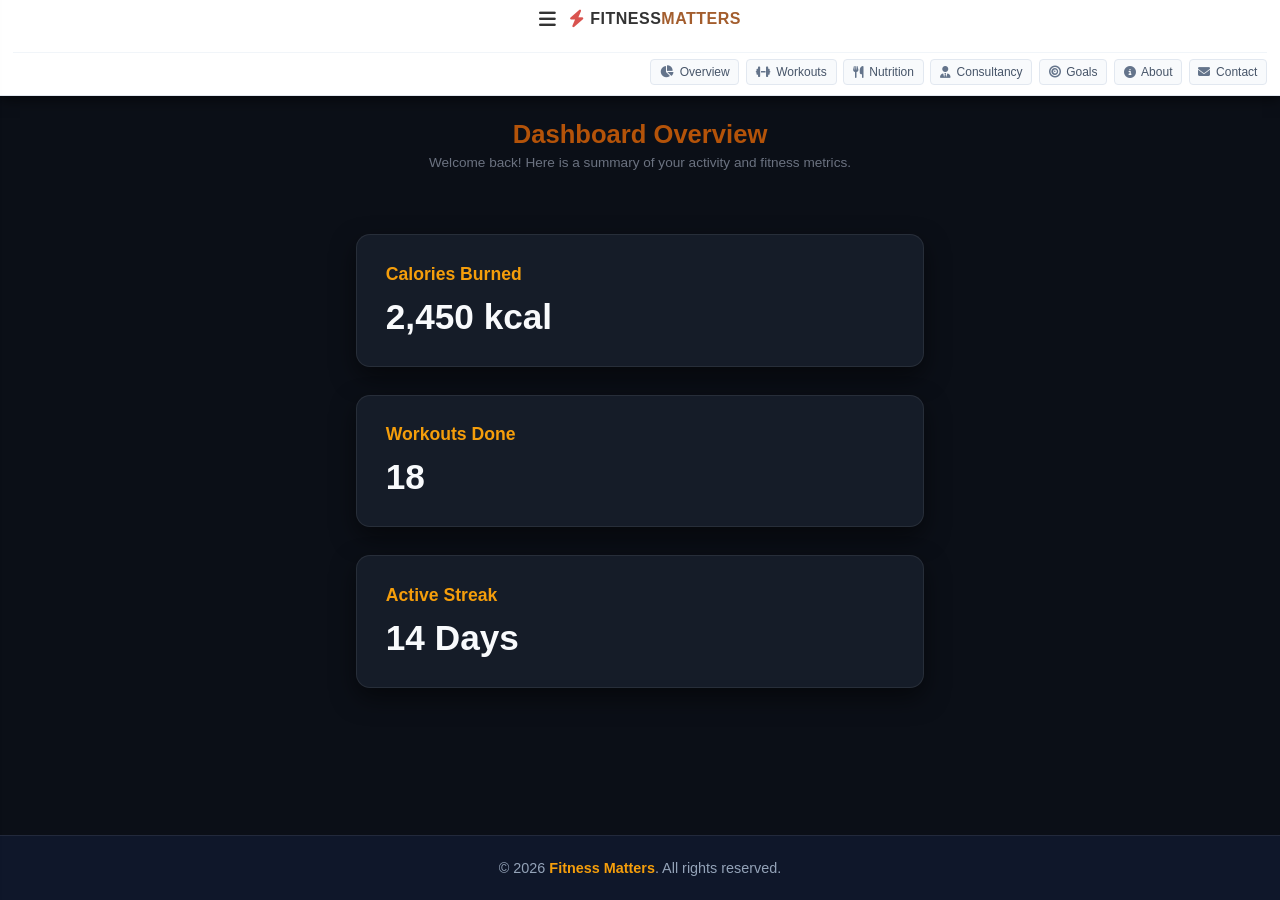
<file: index.html>
<!DOCTYPE html>
<html lang="en">
<head>
  <meta charset="UTF-8" />
  <meta name="viewport" content="width=device-width, initial-scale=1.0" />
  <title>Fitness Matters | Overview</title>
  <link rel="stylesheet" href="https://cdnjs.cloudflare.com/ajax/libs/font-awesome/6.4.0/css/all.min.css" />
  <link rel="stylesheet" href="style.css" />
</head>
<body>

  <!-- NAVBAR -->
<nav class="navbar">
  <div class="nav-header">
    <button class="hamburger-btn" id="hamburgerBtn"><i class="fas fa-bars"></i></button>
    <div class="nav-brand">
      <i class="fas fa-bolt brand-icon"></i>
      <div class="brand-name">FITNESS<span>MATTERS</span></div>
    </div>
  </div>

  <!-- ALL MAIN NAV LINKS (HORIZONTAL NO-WRAP) -->
  <div class="nav-menu">
    <a href="index.html" class="nav-item"><i class="fas fa-chart-pie"></i> Overview</a>
    <a href="workouts.html" class="nav-item"><i class="fas fa-dumbbell"></i> Workouts</a>
    <a href="nutrition.html" class="nav-item"><i class="fas fa-utensils"></i> Nutrition</a>
    <a href="consultancy.html" class="nav-item"><i class="fas fa-user-tie"></i> Consultancy</a>
    <a href="goals.html" class="nav-item"><i class="fas fa-bullseye"></i> Goals</a>
    <a href="about.html" class="nav-item"><i class="fas fa-info-circle"></i> About</a>
    <a href="contact.html" class="nav-item"><i class="fas fa-envelope"></i> Contact</a>
  </div>
</nav>

<!-- SIDEBAR DRAWER -->
<div class="sidebar-overlay" id="sidebarOverlay"></div>
<aside class="sidebar" id="sidebar">
  <div class="sidebar-header">
    <h3>Account</h3>
    <button class="close-btn" id="closeSidebarBtn">&times;</button>
  </div>

  <div class="sidebar-menu">
    <!-- USER PROFILE -->
    <a href="profile.html" class="sidebar-item">
      <div class="user-card" style="display:flex; align-items:center; gap:0.75rem; width:100%;">
        <div class="avatar" id="avatar-initial" style="background:var(--accent-color); color:#fff; width:36px; height:36px; border-radius:50%; display:flex; align-items:center; justify-content:center; font-weight:bold;">FM</div>
        <div class="user-info">
          <h4 id="menu-display-name" style="margin:0; font-size:1rem; color:var(--text-primary);">User Profile</h4>
        </div>
      </div>
    </a>

    <!-- ACCOUNT SETTINGS -->
    <a href="settings.html" class="sidebar-item">
      <i class="fas fa-cog"></i> <span>Account Settings</span>
    </a>

    <!-- NOTIFICATIONS -->
    <a href="notifications.html" class="sidebar-item">
      <i class="fas fa-bell"></i> <span>Notifications</span>
    </a>

    <!-- LIGHT / DARK MODE TOGGLE -->
    <button class="sidebar-item" id="themeToggleBtn" style="background:none; border:none; width:100%; text-align:left; cursor:pointer; color:inherit; font:inherit; display:flex; align-items:center; gap:0.5rem; padding:0.75rem 0;">
      <i class="fas fa-moon"></i> <span id="theme-text">Light Mode</span>
    </button>

    <hr style="border:none; border-top:1px solid var(--border-color); margin:1rem 0;" />

    <!-- LOGOUT -->
    <a href="#" class="sidebar-item logout-link" style="color:#ef4444;">
      <i class="fas fa-sign-out-alt"></i> <span>Logout</span>
    </a>
  </div>
</aside>
  <!-- MAIN DASHBOARD CONTENT -->
  <main class="dashboard-wrapper">
    <div class="page-header">
      <h1>Dashboard Overview</h1>
      <p>Welcome back! Here is a summary of your activity and fitness metrics.</p>
    </div>

    <div class="stats-grid">
      <div class="stat-card">
        <h4>Calories Burned</h4>
        <div class="value">2,450 <span>kcal</span></div>
      </div>
      <div class="stat-card">
        <h4>Workouts Done</h4>
        <div class="value">18</div>
      </div>
      <div class="stat-card">
        <h4>Active Streak</h4>
        <div class="value">14 <span>Days</span></div>
      </div>
    </div>
  </main>

  <footer class="app-footer">
    <p>&copy; 2026 <span>Fitness Matters</span>. All rights reserved.</p>
  </footer>

  <script src="script.js"></script>
</body>
</html>
</file>
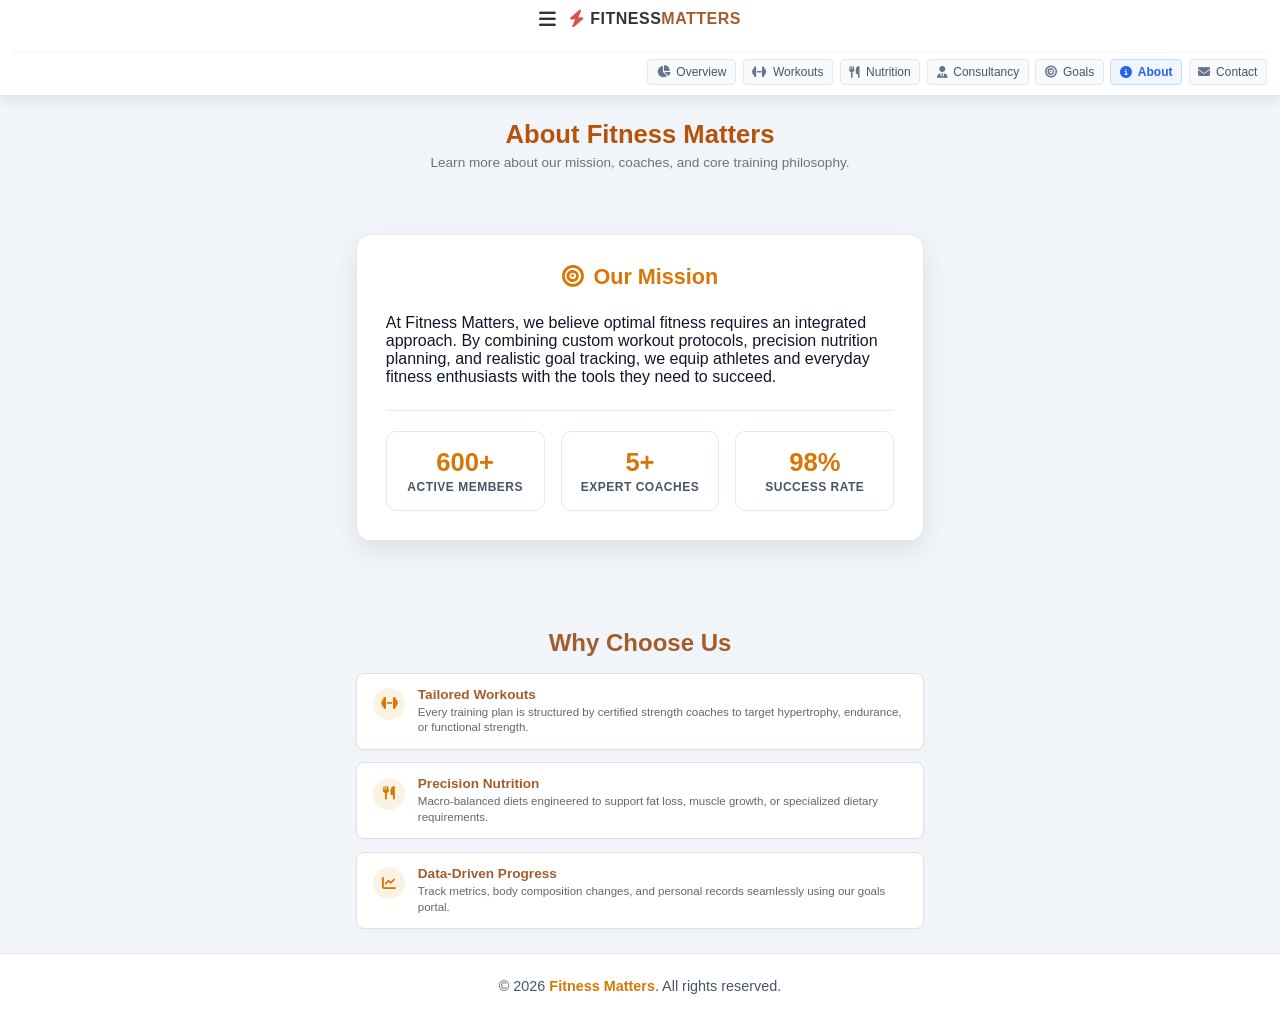
<file: about.html>
<!DOCTYPE html>
<html lang="en">
<head>
  <meta charset="UTF-8">
  <meta name="viewport" content="width=device-width, initial-scale=1.0">
  <title>FitnessMatters | About Us</title>
  <link rel="stylesheet" href="style.css?v=4.0">
  <link rel="stylesheet" href="https://cdnjs.cloudflare.com/ajax/libs/font-awesome/6.4.0/css/all.min.css">
</head>
<body class="light-mode">

  <!-- NAVBAR -->
  <nav class="navbar">
    <div class="nav-header">
      <button class="hamburger-btn" id="sidebarToggle" aria-label="Toggle Navigation"><i class="fas fa-bars"></i></button>
      <div class="nav-brand">
        <i class="fas fa-bolt brand-icon"></i>
        <span class="brand-name">FITNESS<span>MATTERS</span></span>
      </div>
    </div>
    <div class="nav-menu">
      <a href="home.html" class="nav-item"><i class="fas fa-chart-pie"></i> Overview</a>
      <a href="workouts.html" class="nav-item"><i class="fas fa-dumbbell"></i> Workouts</a>
      <a href="nutrition.html" class="nav-item"><i class="fas fa-utensils"></i> Nutrition</a>
      <a href="consultancy.html" class="nav-item"><i class="fas fa-user-tie"></i> Consultancy</a>
      <a href="goals.html" class="nav-item"><i class="fas fa-bullseye"></i> Goals</a>
      <a href="about.html" class="nav-item active"><i class="fas fa-info-circle"></i> About</a>
      <a href="contact.html" class="nav-item"><i class="fas fa-envelope"></i> Contact</a>
    </div>
  </nav>

  <!-- MAIN CONTAINER -->
  <main class="dashboard-wrapper">
    <header class="page-header">
      <h1>About Fitness Matters</h1>
      <p>Learn more about our mission, coaches, and core training philosophy.</p>
    </header>

    <!-- OUR MISSION SECTION -->
    <section class="stat-card mission-card center-aligned-card">
      <h2 class="section-title center-title"><i class="fas fa-bullseye"></i> Our Mission</h2>
      <p class="mission-text">At Fitness Matters, we believe optimal fitness requires an integrated approach. By combining custom workout protocols, precision nutrition planning, and realistic goal tracking, we equip athletes and everyday fitness enthusiasts with the tools they need to succeed.</p>
      
      <!-- STATS GRID (HORIZONTAL 3-IN-A-ROW) -->
      <div class="about-stats-grid">
        <div class="about-stat-box">
          <span class="stat-number">600+</span>
          <span class="stat-label">ACTIVE MEMBERS</span>
        </div>
        <div class="about-stat-box">
          <span class="stat-number">5+</span>
          <span class="stat-label">EXPERT COACHES</span>
        </div>
        <div class="about-stat-box">
          <span class="stat-number">98%</span>
          <span class="stat-label">SUCCESS RATE</span>
        </div>
      </div>
    </section>

    <!-- WHY CHOOSE US SECTION -->
<div class="why-choose-us-container">
  <h2 style="text-align: center; width: 100%; color: #a35d2d; margin-bottom: 1rem;">Why Choose Us</h2>

  <div class="why-choose-list">
    <!-- ITEM 1: TAILORED WORKOUTS -->
    <div class="why-item-card">
      <div class="why-icon-badge">
        <i class="fas fa-dumbbell"></i>
      </div>
      <div class="why-content">
        <h3>Tailored Workouts</h3>
        <p>Every training plan is structured by certified strength coaches to target hypertrophy, endurance, or functional strength.</p>
      </div>
    </div>

    <!-- ITEM 2: PRECISION NUTRITION -->
    <div class="why-item-card">
      <div class="why-icon-badge">
        <i class="fas fa-utensils"></i>
      </div>
      <div class="why-content">
        <h3>Precision Nutrition</h3>
        <p>Macro-balanced diets engineered to support fat loss, muscle growth, or specialized dietary requirements.</p>
      </div>
    </div>

    <!-- ITEM 3: DATA-DRIVEN PROGRESS -->
    <div class="why-item-card">
      <div class="why-icon-badge">
        <i class="fas fa-chart-line"></i>
      </div>
      <div class="why-content">
        <h3>Data-Driven Progress</h3>
        <p>Track metrics, body composition changes, and personal records seamlessly using our goals portal.</p>
      </div>
    </div>
  </div>
</div>    </section>
  </main>

  <footer class="app-footer">
    <p>&copy; 2026 <span>Fitness Matters</span>. All rights reserved.</p>
  </footer>

</body>
</html>
</file>
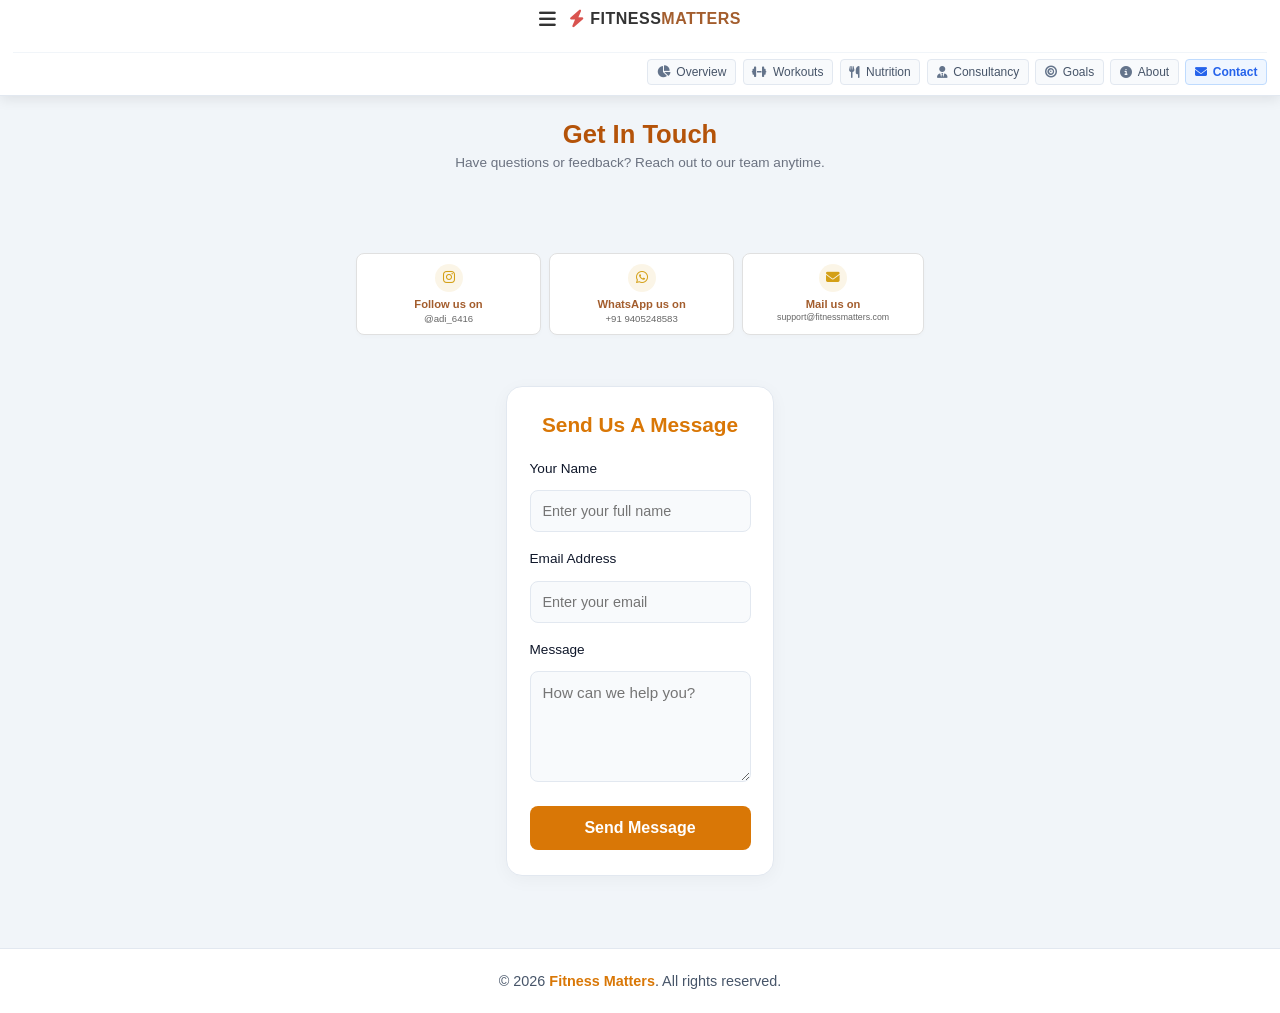
<file: contact.html>
<!DOCTYPE html>
<html lang="en">
<head>
  <meta charset="UTF-8">
  <meta name="viewport" content="width=device-width, initial-scale=1.0">
  <title>FitnessMatters | Contact Us</title>
  <link rel="stylesheet" href="style.css?v=3.0">
  <link rel="stylesheet" href="https://cdnjs.cloudflare.com/ajax/libs/font-awesome/6.4.0/css/all.min.css">
</head>
<body class="light-mode">

  <!-- NAVBAR -->
  <nav class="navbar">
    <div class="nav-header">
      <button class="hamburger-btn" id="sidebarToggle" aria-label="Toggle Navigation"><i class="fas fa-bars"></i></button>
      <div class="nav-brand">
        <i class="fas fa-bolt brand-icon"></i>
        <span class="brand-name">FITNESS<span>MATTERS</span></span>
      </div>
    </div>
    <div class="nav-menu">
      <a href="home.html" class="nav-item"><i class="fas fa-chart-pie"></i> Overview</a>
      <a href="workouts.html" class="nav-item"><i class="fas fa-dumbbell"></i> Workouts</a>
      <a href="nutrition.html" class="nav-item"><i class="fas fa-utensils"></i> Nutrition</a>
      <a href="consultancy.html" class="nav-item"><i class="fas fa-user-tie"></i> Consultancy</a>
      <a href="goals.html" class="nav-item"><i class="fas fa-bullseye"></i> Goals</a>
      <a href="about.html" class="nav-item"><i class="fas fa-info-circle"></i> About</a>
      <a href="contact.html" class="nav-item active"><i class="fas fa-envelope"></i> Contact</a>
    </div>
  </nav>

  <!-- MAIN CONTAINER -->
  <main class="dashboard-wrapper">
    <header class="page-header" style="text-align: center;">
      <h1>Get In Touch</h1>
      <p>Have questions or feedback? Reach out to our team anytime.</p>
    </header>

    <!-- PROFESSIONAL COMPACT HORIZONTAL CONTACT CARDS -->
<div class="contact-cards-wrapper" style="display: flex; flex-direction: row; justify-content: center; gap: 0.5rem; width: 100%; margin: 1.2rem 0; box-sizing: border-box;">
  
  <!-- CARD 1: FOLLOW US -->
  <a href="https://instagram.com/adi_6416" target="_blank" class="contact-card-box" style="flex: 1; min-width: 0; background: #ffffff; border: 1px solid #e0e0e0; border-radius: 8px; padding: 0.6rem 0.3rem; text-align: center; text-decoration: none; box-shadow: 0 2px 4px rgba(0,0,0,0.02); transition: transform 0.2s, border-color 0.2s;">
    <div style="width: 28px; height: 28px; background: rgba(212, 160, 23, 0.1); border-radius: 50%; display: flex; align-items: center; justify-content: center; margin: 0 auto 0.4rem auto;">
      <i class="fab fa-instagram" style="font-size: 0.85rem; color: #d4a017;"></i>
    </div>
    <h4 style="font-size: 0.7rem; font-weight: 600; color: #a35d2d; margin: 0 0 0.2rem 0; white-space: nowrap;">Follow us on</h4>
    <p style="font-size: 0.6rem; color: #666666; margin: 0; white-space: nowrap; overflow: hidden; text-overflow: ellipsis;">@adi_6416</p>
  </a>

  <!-- CARD 2: WHATSAPP US -->
  <a href="https://wa.me/919405248583" target="_blank" class="contact-card-box" style="flex: 1; min-width: 0; background: #ffffff; border: 1px solid #e0e0e0; border-radius: 8px; padding: 0.6rem 0.3rem; text-align: center; text-decoration: none; box-shadow: 0 2px 4px rgba(0,0,0,0.02); transition: transform 0.2s, border-color 0.2s;">
    <div style="width: 28px; height: 28px; background: rgba(212, 160, 23, 0.1); border-radius: 50%; display: flex; align-items: center; justify-content: center; margin: 0 auto 0.4rem auto;">
      <i class="fab fa-whatsapp" style="font-size: 0.85rem; color: #d4a017;"></i>
    </div>
    <h4 style="font-size: 0.7rem; font-weight: 600; color: #a35d2d; margin: 0 0 0.2rem 0; white-space: nowrap;">WhatsApp us on</h4>
    <p style="font-size: 0.6rem; color: #666666; margin: 0; white-space: nowrap; overflow: hidden; text-overflow: ellipsis;">+91 9405248583</p>
  </a>

  <!-- CARD 3: MAIL US -->
  <a href="mailto:support@fitnessmatters.com" class="contact-card-box" style="flex: 1; min-width: 0; background: #ffffff; border: 1px solid #e0e0e0; border-radius: 8px; padding: 0.6rem 0.2rem; text-align: center; text-decoration: none; box-shadow: 0 2px 4px rgba(0,0,0,0.02); transition: transform 0.2s, border-color 0.2s;">
    <div style="width: 28px; height: 28px; background: rgba(212, 160, 23, 0.1); border-radius: 50%; display: flex; align-items: center; justify-content: center; margin: 0 auto 0.4rem auto;">
      <i class="fas fa-envelope" style="font-size: 0.85rem; color: #d4a017;"></i>
    </div>
    <h4 style="font-size: 0.7rem; font-weight: 600; color: #a35d2d; margin: 0 0 0.2rem 0; white-space: nowrap;">Mail us on</h4>
    <p style="font-size: 0.55rem; color: #666666; margin: 0; word-break: break-all; line-height: 1.1;">support@fitnessmatters.com</p>
  </a>

</div>
    <!-- MESSAGE FORM CONTAINER CARD -->
    <div style="max-width: 700px; margin: 0 auto;">
      <article class="plan-card stat-card" style="padding: 2rem;">
        <h2 style="color: var(--accent-gold); font-size: 1.3rem; margin-bottom: 1.5rem; text-align: center;">Send Us A Message</h2>
        <form id="contactForm">
          <div class="form-group" style="margin-bottom: 1.2rem;">
            <label for="userName" style="display: block; margin-bottom: 0.4rem; font-weight: 500;">Your Name</label>
            <input type="text" id="userName" placeholder="Enter your full name" required style="width: 100%; padding: 0.75rem; border: 1px solid var(--border-color); border-radius: 8px; background: var(--bg-card); color: var(--text-primary);">
          </div>
          <div class="form-group" style="margin-bottom: 1.2rem;">
            <label for="userEmail" style="display: block; margin-bottom: 0.4rem; font-weight: 500;">Email Address</label>
            <input type="email" id="userEmail" placeholder="Enter your email" required style="width: 100%; padding: 0.75rem; border: 1px solid var(--border-color); border-radius: 8px; background: var(--bg-card); color: var(--text-primary);">
          </div>
          <div class="form-group" style="margin-bottom: 1.5rem;">
            <label for="userMessage" style="display: block; margin-bottom: 0.4rem; font-weight: 500;">Message</label>
            <textarea id="userMessage" rows="5" placeholder="How can we help you?" required style="width: 100%; padding: 0.75rem; border: 1px solid var(--border-color); border-radius: 8px; background: var(--bg-card); color: var(--text-primary); font-family: inherit; resize: vertical;"></textarea>
          </div>
          <button type="submit" class="buy-btn" style="width: 100%; padding: 0.8rem; font-size: 1rem; cursor: pointer;">Send Message</button>
        </form>
      </article>
    </div>
  </main>

  <footer class="app-footer" style="margin-top: 3rem;">
    <p>&copy; 2026 <span>Fitness Matters</span>. All rights reserved.</p>
  </footer>

</body>
</html>
</file>
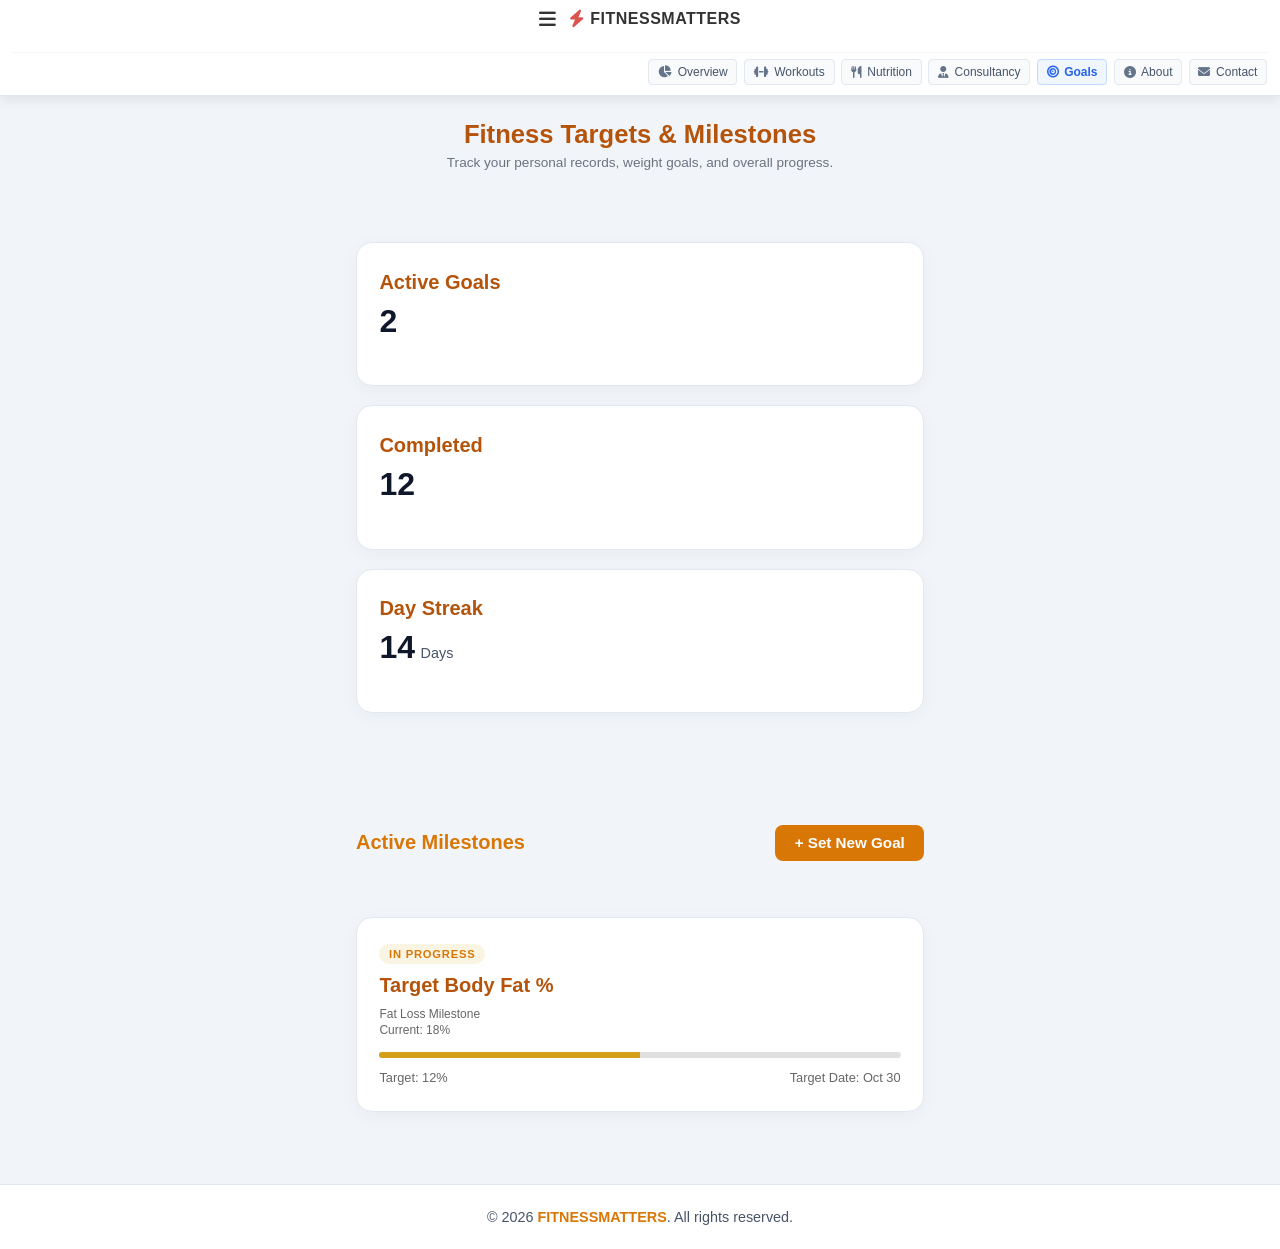
<file: goals.html>
<!DOCTYPE html>
<html lang="en">
<head>
  <meta charset="UTF-8">
  <meta name="viewport" content="width=device-width, initial-scale=1.0">
  <title>FitnessMatters | Goals</title>
  <link rel="stylesheet" href="style.css">
  <link rel="stylesheet" href="https://cdnjs.cloudflare.com/ajax/libs/font-awesome/6.4.0/css/all.min.css">

  <style>
    /* OVERRIDE TO FORCE VISIBLE 2-LINE MOBILE NAVBAR */
    @media (max-width: 1024px) {
      .navbar {
        display: flex !important;
        flex-direction: column !important;
        align-items: stretch !important;
        padding: 0.8rem 1rem !important;
        background: #ffffff !important;
        border-bottom: 1px solid #e0e0e0 !important;
      }

      /* LINE 1: HEADER ROW */
      .nav-header {
        display: flex !important;
        align-items: center !important;
        gap: 0.8rem !important;
        width: 100% !important;
      }

      .hamburger-btn {
        background: transparent !important;
        border: none !important;
        font-size: 1.3rem !important;
        cursor: pointer !important;
        color: #000000 !important;
        padding: 0 !important;
        display: flex !important;
        align-items: center !important;
      }

      .hamburger-btn i {
        color: #000000 !important;
      }

      .nav-brand {
        display: flex !important;
        align-items: center !important;
        gap: 0.5rem !important;
      }

      .nav-brand .brand-icon {
        color: #d9534f !important;
        font-size: 1.2rem !important;
      }

      .nav-brand .brand-name {
        color: #a35d2d !important;
        font-weight: 700 !important;
        font-size: 1.1rem !important;
        letter-spacing: 0.5px !important;
      }

      /* LINE 2: PERMANENT VISIBLE NAV LINKS */
      .nav-menu {
        display: flex !important; /* Forces menu to stay visible, not hidden */
        flex-direction: column !important;
        gap: 0.3rem !important;
        width: 100% !important;
        margin-top: 0.8rem !important;
        padding-top: 0.6rem !important;
        border-top: 1px solid #f0f0f0 !important;
        position: static !important;
        box-shadow: none !important;
      }

      .nav-menu .nav-item {
        text-decoration: none !important;
        color: #a35d2d !important;
        font-weight: 500 !important;
        font-size: 0.9rem !important;
        padding: 0.4rem 0.6rem !important;
        border-radius: 4px !important;
        display: flex !important;
        align-items: center !important;
        gap: 0.6rem !important;
        width: 100% !important;
      }

      .nav-menu .nav-item.active,
      .nav-menu .nav-item:hover {
        background: rgba(212, 160, 23, 0.12) !important;
        color: #d4a017 !important;
      }
    }
  </style>
</head>
<body class="light-mode">

  <!-- NAVBAR WITH ALWAYS-VISIBLE SECOND LINE -->
  <nav class="navbar">
    <!-- LINE 1: TOGGLE & LOGO -->
    <div class="nav-header">
      <button class="hamburger-btn" aria-label="Toggle Navigation">
        <i class="fas fa-bars"></i>
      </button>
      <div class="nav-brand">
        <i class="fas fa-bolt brand-icon"></i>
        <span class="brand-name">FITNESSMATTERS</span>
      </div>
    </div>

    <!-- LINE 2: NAV LINKS -->
    <div class="nav-menu">
      <a href="home.html" class="nav-item"><i class="fas fa-chart-pie"></i> Overview</a>
      <a href="workouts.html" class="nav-item"><i class="fas fa-dumbbell"></i> Workouts</a>
      <a href="nutrition.html" class="nav-item"><i class="fas fa-utensils"></i> Nutrition</a>
      <a href="consultancy.html" class="nav-item"><i class="fas fa-user-tie"></i> Consultancy</a>
      <a href="goals.html" class="nav-item active"><i class="fas fa-bullseye"></i> Goals</a>
      <a href="about.html" class="nav-item"><i class="fas fa-info-circle"></i> About</a>
      <a href="contact.html" class="nav-item"><i class="fas fa-envelope"></i> Contact</a>
    </div>
  </nav>

  <!-- DASHBOARD CONTENT -->
  <main class="dashboard-wrapper">
    <header class="page-header">
      <h1>Fitness Targets & Milestones</h1>
      <p>Track your personal records, weight goals, and overall progress.</p>
    </header>

    <div class="plans-grid">
      <article class="plan-card stat-card">
        <h3>Active Goals</h3>
        <div class="plan-price">
          <span class="price-amount" style="font-size: 2rem;">2</span>
        </div>
      </article>

      <article class="plan-card stat-card">
        <h3>Completed</h3>
        <div class="plan-price">
          <span class="price-amount" style="font-size: 2rem;">12</span>
        </div>
      </article>

      <article class="plan-card stat-card">
        <h3>Day Streak</h3>
        <div class="plan-price">
          <span class="price-amount" style="font-size: 2rem;">14</span>
          <span class="price-period"> Days</span>
        </div>
      </article>
    </div>

    <!-- ACTIVE MILESTONES -->
    <div style="display: flex; justify-content: space-between; align-items: center; margin: 2rem 0 1rem 0;">
      <h2 style="color: var(--accent-gold, #d4a017); font-size: 1.25rem;">Active Milestones</h2>
      <button class="buy-btn" style="width: auto; padding: 0.6rem 1.2rem;">+ Set New Goal</button>
    </div>

    <div class="plans-grid">
      <article class="plan-card stat-card">
        <span class="badge" style="background: rgba(212, 160, 23, 0.15); color: #d4a017; padding: 0.2rem 0.6rem; border-radius: 4px; font-size: 0.75rem; width: fit-content; margin-bottom: 0.5rem; display: inline-block;">In Progress</span>
        <h3>Target Body Fat %</h3>
        <p>Fat Loss Milestone<br>Current: 18%</p>
        <div style="background: #e0e0e0; height: 6px; border-radius: 3px; overflow: hidden; margin-bottom: 0.75rem;">
          <div style="width: 50%; background: #d4a017; height: 100%;"></div>
        </div>
        <div style="display: flex; justify-content: space-between; font-size: 0.8rem; color: #666666;">
          <span>Target: 12%</span>
          <span>Target Date: Oct 30</span>
        </div>
      </article>
    </div>
  </main>

  <footer class="app-footer">
    <p>&copy; 2026 <span>FITNESSMATTERS</span>. All rights reserved.</p>
  </footer>

</body>
</html>
</file>
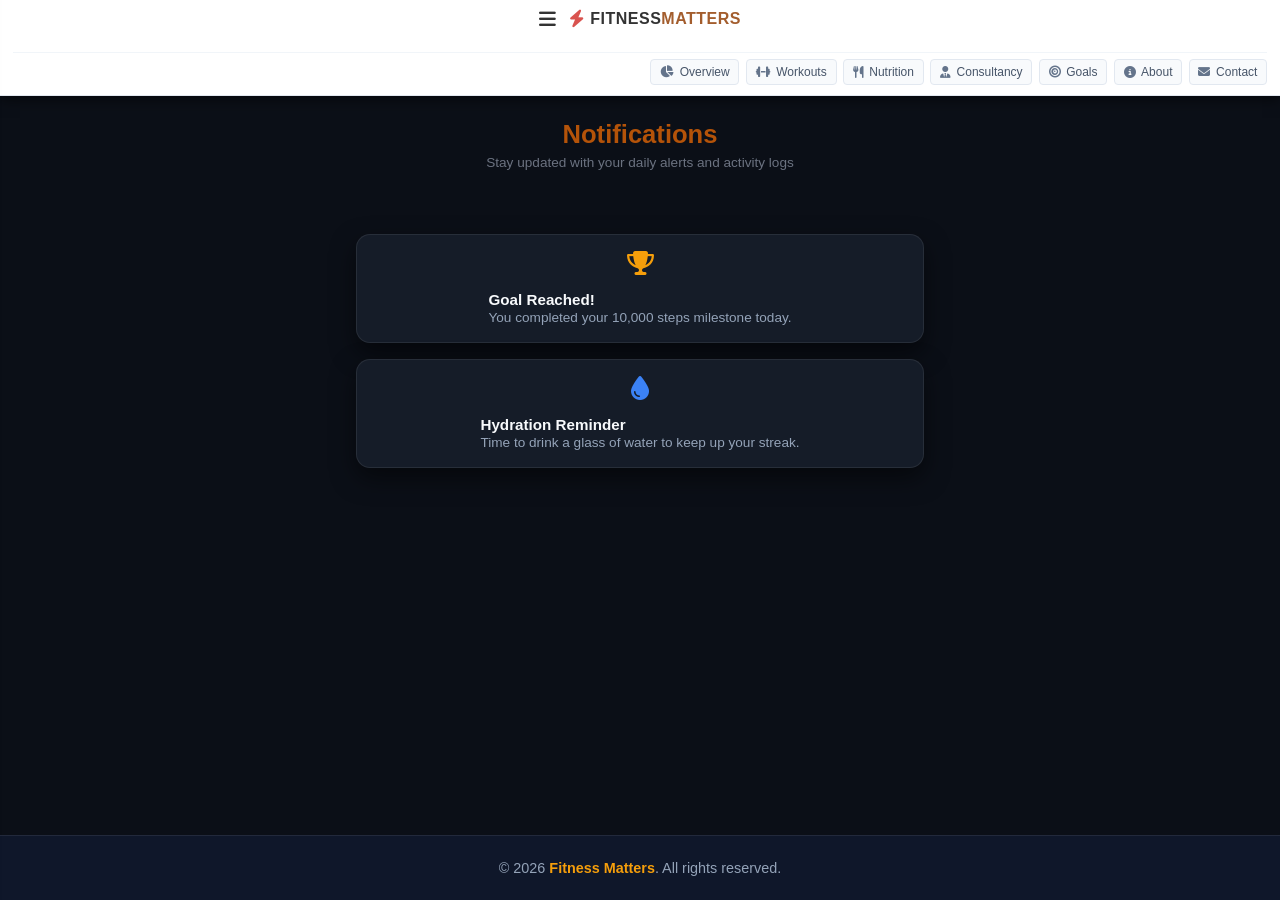
<file: notifications.html>
<!DOCTYPE html>
<html lang="en">
<head>
  <meta charset="UTF-8" />
  <meta name="viewport" content="width=device-width, initial-scale=1.0" />
  <title>Fitness Matters | Notifications</title>
  <link rel="stylesheet" href="https://cdnjs.cloudflare.com/ajax/libs/font-awesome/6.4.0/css/all.min.css" />
  <link rel="stylesheet" href="style.css" />
</head>
<body>

  <!-- NAVBAR -->
  <nav class="navbar">
    <div class="nav-header">
      <button class="hamburger-btn" id="hamburgerBtn"><i class="fas fa-bars"></i></button>
      <div class="nav-brand">
        <i class="fas fa-bolt brand-icon"></i>
        <div class="brand-name">FITNESS<span>MATTERS</span></div>
      </div>
    </div>

    <!-- HORIZONTAL SCROLLABLE NAV -->
    <div class="nav-menu">
      <a href="index.html" class="nav-item"><i class="fas fa-chart-pie"></i> Overview</a>
      <a href="workouts.html" class="nav-item"><i class="fas fa-dumbbell"></i> Workouts</a>
      <a href="nutrition.html" class="nav-item"><i class="fas fa-utensils"></i> Nutrition</a>
      <a href="consultancy.html" class="nav-item"><i class="fas fa-user-tie"></i> Consultancy</a>
      <a href="goals.html" class="nav-item"><i class="fas fa-bullseye"></i> Goals</a>
      <a href="about.html" class="nav-item"><i class="fas fa-info-circle"></i> About</a>
      <a href="contact.html" class="nav-item"><i class="fas fa-envelope"></i> Contact</a>
    </div>
  </nav>

  <!-- SIDEBAR DRAWER -->
  <div class="sidebar-overlay" id="sidebarOverlay"></div>
  <aside class="sidebar" id="sidebar">
    <div class="sidebar-header">
      <h3>Account</h3>
      <button class="close-btn" id="closeSidebarBtn">&times;</button>
    </div>

    <div class="sidebar-menu">
      <!-- USER PROFILE -->
      <a href="profile.html" class="sidebar-item">
        <div class="user-card" style="display:flex; align-items:center; gap:0.75rem; width:100%;">
          <div class="avatar" id="avatar-initial" style="background:var(--accent-color); color:#fff; width:36px; height:36px; border-radius:50%; display:flex; align-items:center; justify-content:center; font-weight:bold;">FM</div>
          <div class="user-info">
            <h4 id="menu-display-name" style="margin:0; font-size:1rem; color:var(--text-primary);">Aditya Profile</h4>
          </div>
        </div>
      </a>

      <!-- ACCOUNT SETTINGS -->
      <a href="settings.html" class="sidebar-item">
        <i class="fas fa-cog"></i> <span>Account Settings</span>
      </a>

      <!-- NOTIFICATIONS -->
      <a href="notifications.html" class="sidebar-item">
        <i class="fas fa-bell"></i> <span>Notifications</span>
      </a>

      <!-- LIGHT / DARK MODE TOGGLE -->
      <button class="sidebar-item" id="themeToggleBtn" style="background:none; border:none; width:100%; text-align:left; cursor:pointer; color:inherit; font:inherit; display:flex; align-items:center; gap:0.75rem; padding:0.75rem 0;">
        <i class="fas fa-moon"></i> <span id="theme-text">Light Mode</span>
      </button>

      <hr style="border:none; border-top:1px solid var(--border-color); margin:1rem 0;" />

      <!-- LOGOUT -->
      <a href="#" class="sidebar-item logout-link" style="color:#ef4444;">
        <i class="fas fa-sign-out-alt"></i> <span>Logout</span>
      </a>
    </div>
  </aside>

  <!-- MAIN NOTIFICATIONS CONTENT -->
  <main class="dashboard-wrapper" style="max-width: 700px; margin: 1.5rem auto; padding: 0 1rem;">
    <div class="page-header" style="text-align: left; margin-bottom: 1.5rem;">
      <h1 style="color: var(--accent-color); font-size: 2rem; margin-bottom: 0.25rem;">Notifications</h1>
      <p style="color: var(--text-secondary); margin: 0; font-size: 0.9rem;">Stay updated with your daily alerts and activity logs</p>
    </div>

    <div style="display: flex; flex-direction: column; gap: 1rem;">
      <div class="stat-card" style="padding: 1rem 1.25rem; text-align: left; display: flex; align-items: center; gap: 1rem;">
        <i class="fas fa-trophy" style="font-size: 1.5rem; color: var(--accent-color);"></i>
        <div>
          <strong style="display: block; color: var(--text-primary); font-size: 0.95rem;">Goal Reached!</strong>
          <span style="color: var(--text-secondary); font-size: 0.85rem;">You completed your 10,000 steps milestone today.</span>
        </div>
      </div>

      <div class="stat-card" style="padding: 1rem 1.25rem; text-align: left; display: flex; align-items: center; gap: 1rem;">
        <i class="fas fa-tint" style="font-size: 1.5rem; color: #3b82f6;"></i>
        <div>
          <strong style="display: block; color: var(--text-primary); font-size: 0.95rem;">Hydration Reminder</strong>
          <span style="color: var(--text-secondary); font-size: 0.85rem;">Time to drink a glass of water to keep up your streak.</span>
        </div>
      </div>
    </div>
  </main>

  <footer class="app-footer">
    <p>&copy; 2026 <span>Fitness Matters</span>. All rights reserved.</p>
  </footer>

  <script src="script.js"></script>
</body>
</html>
</file>
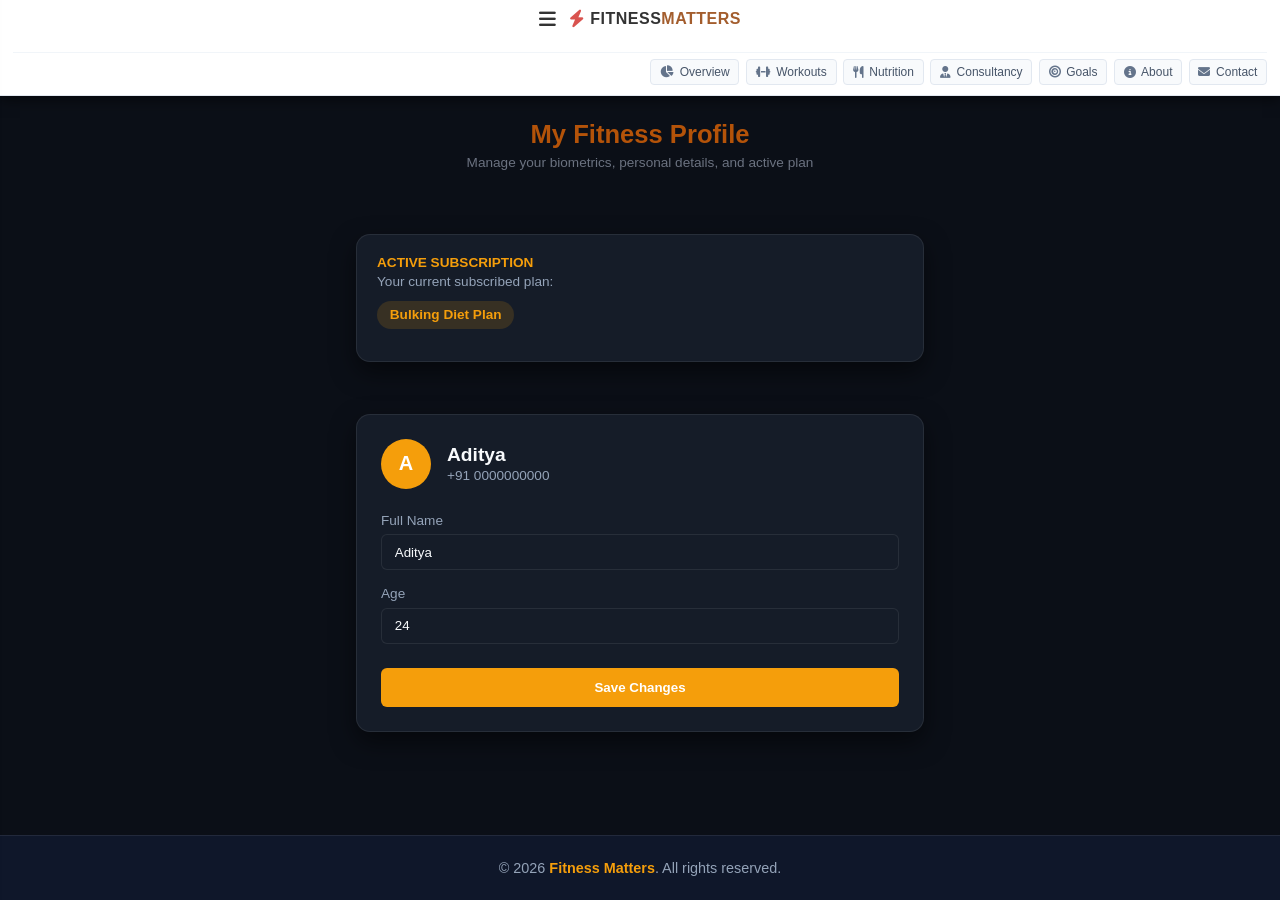
<file: profile.html>
<!DOCTYPE html>
<html lang="en">
<head>
  <meta charset="UTF-8" />
  <meta name="viewport" content="width=device-width, initial-scale=1.0" />
  <title>Fitness Matters | My Profile</title>
  <link rel="stylesheet" href="https://cdnjs.cloudflare.com/ajax/libs/font-awesome/6.4.0/css/all.min.css" />
  <link rel="stylesheet" href="style.css" />
</head>
<body>

  <!-- NAVBAR -->
  <nav class="navbar">
    <div class="nav-header">
      <button class="hamburger-btn" id="hamburgerBtn"><i class="fas fa-bars"></i></button>
      <div class="nav-brand">
        <i class="fas fa-bolt brand-icon"></i>
        <div class="brand-name">FITNESS<span>MATTERS</span></div>
      </div>
    </div>

    <!-- HORIZONTAL SCROLLABLE NAV -->
    <div class="nav-menu">
      <a href="index.html" class="nav-item"><i class="fas fa-chart-pie"></i> Overview</a>
      <a href="workouts.html" class="nav-item"><i class="fas fa-dumbbell"></i> Workouts</a>
      <a href="nutrition.html" class="nav-item"><i class="fas fa-utensils"></i> Nutrition</a>
      <a href="consultancy.html" class="nav-item"><i class="fas fa-user-tie"></i> Consultancy</a>
      <a href="goals.html" class="nav-item"><i class="fas fa-bullseye"></i> Goals</a>
      <a href="about.html" class="nav-item"><i class="fas fa-info-circle"></i> About</a>
      <a href="contact.html" class="nav-item"><i class="fas fa-envelope"></i> Contact</a>
    </div>
  </nav>

  <!-- SIDEBAR DRAWER -->
  <div class="sidebar-overlay" id="sidebarOverlay"></div>
  <aside class="sidebar" id="sidebar">
    <div class="sidebar-header">
      <h3>Account</h3>
      <button class="close-btn" id="closeSidebarBtn">&times;</button>
    </div>

    <div class="sidebar-menu">
      <!-- USER PROFILE -->
      <a href="profile.html" class="sidebar-item">
        <div class="user-card" style="display:flex; align-items:center; gap:0.75rem; width:100%;">
          <div class="avatar" id="avatar-initial" style="background:var(--accent-color); color:#fff; width:36px; height:36px; border-radius:50%; display:flex; align-items:center; justify-content:center; font-weight:bold;">FM</div>
          <div class="user-info">
            <h4 id="menu-display-name" style="margin:0; font-size:1rem; color:var(--text-primary);">Aditya Profile</h4>
          </div>
        </div>
      </a>

      <!-- ACCOUNT SETTINGS -->
      <a href="settings.html" class="sidebar-item">
        <i class="fas fa-cog"></i> <span>Account Settings</span>
      </a>

      <!-- NOTIFICATIONS -->
      <a href="notifications.html" class="sidebar-item">
        <i class="fas fa-bell"></i> <span>Notifications</span>
      </a>

      <!-- LIGHT / DARK MODE TOGGLE -->
      <button class="sidebar-item" id="themeToggleBtn" style="background:none; border:none; width:100%; text-align:left; cursor:pointer; color:inherit; font:inherit; display:flex; align-items:center; gap:0.75rem; padding:0.75rem 0;">
        <i class="fas fa-moon"></i> <span id="theme-text">Light Mode</span>
      </button>

      <hr style="border:none; border-top:1px solid var(--border-color); margin:1rem 0;" />

      <!-- LOGOUT -->
      <a href="#" class="sidebar-item logout-link" style="color:#ef4444;">
        <i class="fas fa-sign-out-alt"></i> <span>Logout</span>
      </a>
    </div>
  </aside>

  <!-- MAIN PROFILE CONTENT -->
  <main class="dashboard-wrapper" style="max-width: 700px; margin: 1.5rem auto; padding: 0 1rem;">
    <div class="page-header" style="text-align: left; margin-bottom: 1.5rem;">
      <h1 style="color: var(--accent-color); font-size: 2rem; margin-bottom: 0.25rem;">My Fitness Profile</h1>
      <p style="color: var(--text-secondary); margin: 0; font-size: 0.9rem;">Manage your biometrics, personal details, and active plan</p>
    </div>

    <!-- ACTIVE SUBSCRIPTION CARD -->
    <div class="stat-card" style="padding: 1.25rem; text-align: left; margin-bottom: 1.25rem;">
      <span style="color: var(--accent-color); font-weight: bold; font-size: 0.85rem; text-transform: uppercase;">Active Subscription</span>
      <p style="color: var(--text-secondary); margin: 0.25rem 0 0.75rem 0; font-size: 0.85rem;">Your current subscribed plan:</p>
      <span class="badge" style="background: rgba(217,119,6,0.15); color: var(--accent-color); padding: 0.4rem 0.8rem; border-radius: 20px; font-weight: 600; font-size: 0.85rem; display: inline-block;">Bulking Diet Plan</span>
    </div>

    <!-- PROFILE DETAILS CARD -->
    <div class="stat-card" style="padding: 1.5rem; text-align: left;">
      <div style="display: flex; align-items: center; gap: 1rem; margin-bottom: 1.5rem;">
        <div style="background: var(--accent-color); color: #fff; width: 50px; height: 50px; border-radius: 50%; display: flex; align-items: center; justify-content: center; font-size: 1.25rem; font-weight: bold;">A</div>
        <div>
          <h3 style="margin: 0; color: var(--text-primary); font-size: 1.2rem;">Aditya</h3>
          <span style="color: var(--text-secondary); font-size: 0.85rem;">+91 0000000000</span>
        </div>
      </div>

      <form style="display: flex; flex-direction: column; gap: 1rem;">
        <div>
          <label style="display: block; color: var(--text-secondary); font-size: 0.85rem; margin-bottom: 0.4rem;">Full Name</label>
          <input type="text" value="Aditya" style="width: 100%; padding: 0.6rem 0.8rem; border-radius: 6px; border: 1px solid var(--border-color); background: var(--card-bg); color: var(--text-primary); box-sizing: border-box;" />
        </div>

        <div>
          <label style="display: block; color: var(--text-secondary); font-size: 0.85rem; margin-bottom: 0.4rem;">Age</label>
          <input type="number" value="24" style="width: 100%; padding: 0.6rem 0.8rem; border-radius: 6px; border: 1px solid var(--border-color); background: var(--card-bg); color: var(--text-primary); box-sizing: border-box;" />
        </div>

        <button type="button" class="btn" style="background: var(--accent-color); color: #fff; border: none; padding: 0.75rem; border-radius: 6px; font-weight: bold; cursor: pointer; margin-top: 0.5rem;">Save Changes</button>
      </form>
    </div>
  </main>

  <footer class="app-footer">
    <p>&copy; 2026 <span>Fitness Matters</span>. All rights reserved.</p>
  </footer>

  <script src="script.js"></script>
</body>
</html>
</file>
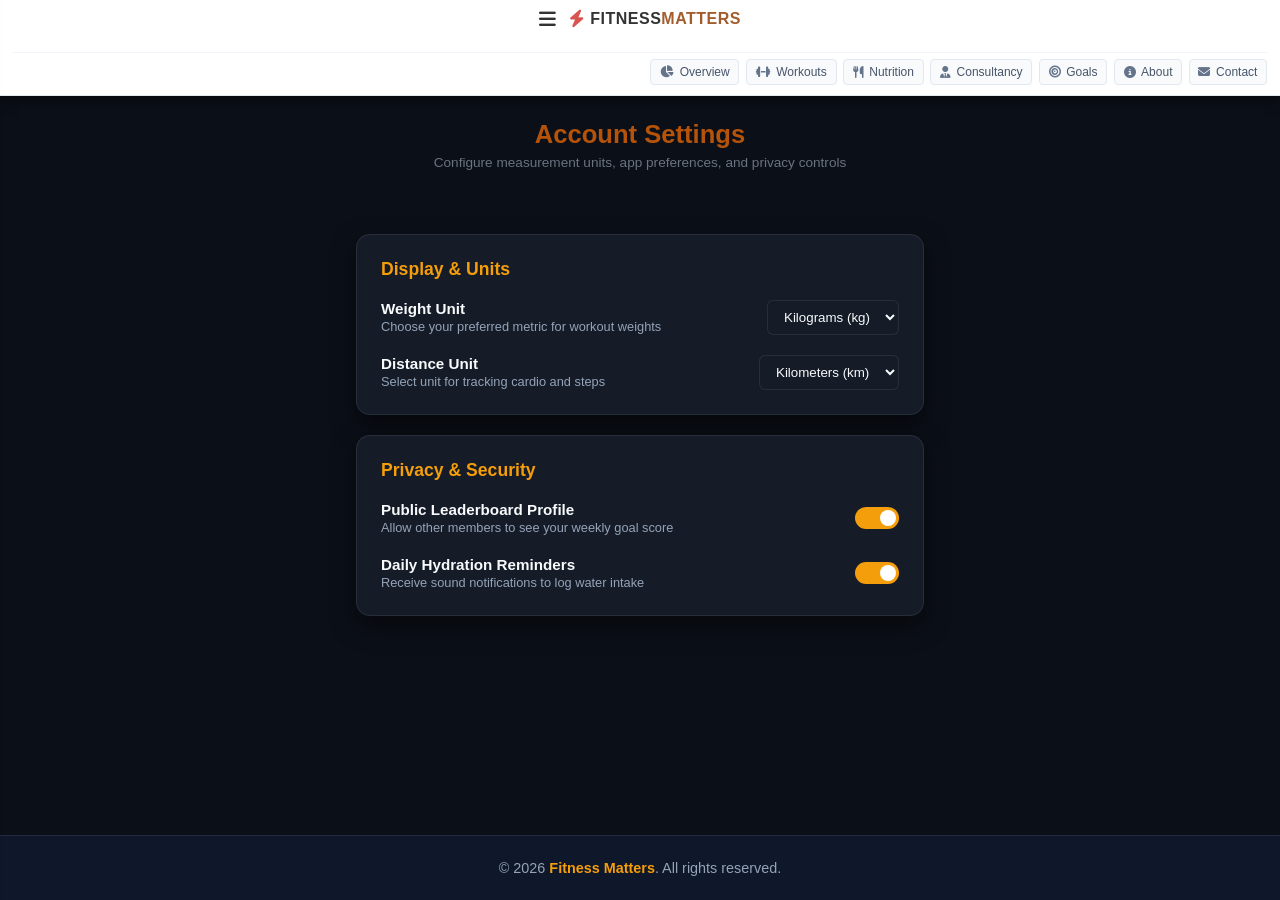
<file: settings.html>
<!DOCTYPE html>
<html lang="en">
<head>
  <meta charset="UTF-8" />
  <meta name="viewport" content="width=device-width, initial-scale=1.0" />
  <title>Fitness Matters | Account Settings</title>
  <link rel="stylesheet" href="https://cdnjs.cloudflare.com/ajax/libs/font-awesome/6.4.0/css/all.min.css" />
  <link rel="stylesheet" href="style.css" />
</head>
<body>

  <!-- NAVBAR -->
  <nav class="navbar">
    <div class="nav-header">
      <button class="hamburger-btn" id="hamburgerBtn"><i class="fas fa-bars"></i></button>
      <div class="nav-brand">
        <i class="fas fa-bolt brand-icon"></i>
        <div class="brand-name">FITNESS<span>MATTERS</span></div>
      </div>
    </div>

    <!-- HORIZONTAL SCROLLABLE NAV (NO WRAPPING) -->
    <div class="nav-menu">
      <a href="index.html" class="nav-item"><i class="fas fa-chart-pie"></i> Overview</a>
      <a href="workouts.html" class="nav-item"><i class="fas fa-dumbbell"></i> Workouts</a>
      <a href="nutrition.html" class="nav-item"><i class="fas fa-utensils"></i> Nutrition</a>
      <a href="consultancy.html" class="nav-item"><i class="fas fa-user-tie"></i> Consultancy</a>
      <a href="goals.html" class="nav-item"><i class="fas fa-bullseye"></i> Goals</a>
      <a href="about.html" class="nav-item"><i class="fas fa-info-circle"></i> About</a>
      <a href="contact.html" class="nav-item"><i class="fas fa-envelope"></i> Contact</a>
    </div>
  </nav>

  <!-- SIDEBAR DRAWER -->
  <div class="sidebar-overlay" id="sidebarOverlay"></div>
  <aside class="sidebar" id="sidebar">
    <div class="sidebar-header">
      <h3>Account</h3>
      <button class="close-btn" id="closeSidebarBtn">&times;</button>
    </div>

    <div class="sidebar-menu">
      <!-- USER PROFILE -->
      <a href="profile.html" class="sidebar-item">
        <div class="user-card" style="display:flex; align-items:center; gap:0.75rem; width:100%;">
          <div class="avatar" id="avatar-initial" style="background:var(--accent-color); color:#fff; width:36px; height:36px; border-radius:50%; display:flex; align-items:center; justify-content:center; font-weight:bold;">FM</div>
          <div class="user-info">
            <h4 id="menu-display-name" style="margin:0; font-size:1rem; color:var(--text-primary);">Aditya Profile</h4>
          </div>
        </div>
      </a>

      <!-- ACCOUNT SETTINGS -->
      <a href="settings.html" class="sidebar-item">
        <i class="fas fa-cog"></i> <span>Account Settings</span>
      </a>

      <!-- NOTIFICATIONS -->
      <a href="notifications.html" class="sidebar-item">
        <i class="fas fa-bell"></i> <span>Notifications</span>
      </a>

      <!-- LIGHT / DARK MODE TOGGLE -->
      <button class="sidebar-item" id="themeToggleBtn" style="background:none; border:none; width:100%; text-align:left; cursor:pointer; color:inherit; font:inherit; display:flex; align-items:center; gap:0.75rem; padding:0.75rem 0;">
        <i class="fas fa-moon"></i> <span id="theme-text">Light Mode</span>
      </button>

      <hr style="border:none; border-top:1px solid var(--border-color); margin:1rem 0;" />

      <!-- LOGOUT -->
      <a href="#" class="sidebar-item logout-link" style="color:#ef4444;">
        <i class="fas fa-sign-out-alt"></i> <span>Logout</span>
      </a>
    </div>
  </aside>

  <!-- MAIN CONTENT -->
  <main class="dashboard-wrapper" style="max-width: 700px; margin: 1.5rem auto; padding: 0 1rem;">
    <div class="page-header" style="text-align: left; margin-bottom: 1.5rem;">
      <h1 style="color: var(--accent-color); font-size: 2rem; margin-bottom: 0.25rem;">Account Settings</h1>
      <p style="color: var(--text-secondary); margin: 0; font-size: 0.9rem;">Configure measurement units, app preferences, and privacy controls</p>
    </div>

    <div style="display: flex; flex-direction: column; gap: 1.25rem;">
      
      <!-- CARD 1: DISPLAY & UNITS -->
      <div class="stat-card" style="text-align: left; padding: 1.5rem;">
        <h3 style="color: var(--accent-color); margin-top: 0; margin-bottom: 1.25rem; font-size: 1.1rem;">Display & Units</h3>
        
        <div style="display: flex; justify-content: space-between; align-items: center; margin-bottom: 1.25rem; gap: 1rem;">
          <div>
            <strong style="display: block; color: var(--text-primary); font-size: 0.95rem;">Weight Unit</strong>
            <span style="color: var(--text-secondary); font-size: 0.8rem;">Choose your preferred metric for workout weights</span>
          </div>
          <select style="padding: 0.5rem 0.75rem; border-radius: 6px; border: 1px solid var(--border-color); background: var(--card-bg); color: var(--text-primary);">
            <option>Kilograms (kg)</option>
            <option>Pounds (lbs)</option>
          </select>
        </div>

        <div style="display: flex; justify-content: space-between; align-items: center; gap: 1rem;">
          <div>
            <strong style="display: block; color: var(--text-primary); font-size: 0.95rem;">Distance Unit</strong>
            <span style="color: var(--text-secondary); font-size: 0.8rem;">Select unit for tracking cardio and steps</span>
          </div>
          <select style="padding: 0.5rem 0.75rem; border-radius: 6px; border: 1px solid var(--border-color); background: var(--card-bg); color: var(--text-primary);">
            <option>Kilometers (km)</option>
            <option>Miles (mi)</option>
          </select>
        </div>
      </div>

      <!-- CARD 2: PRIVACY & SECURITY -->
      <div class="stat-card" style="text-align: left; padding: 1.5rem;">
        <h3 style="color: var(--accent-color); margin-top: 0; margin-bottom: 1.25rem; font-size: 1.1rem;">Privacy & Security</h3>
        
        <div style="display: flex; justify-content: space-between; align-items: center; margin-bottom: 1.25rem; gap: 1rem;">
          <div>
            <strong style="display: block; color: var(--text-primary); font-size: 0.95rem;">Public Leaderboard Profile</strong>
            <span style="color: var(--text-secondary); font-size: 0.8rem;">Allow other members to see your weekly goal score</span>
          </div>
          <label class="switch">
            <input type="checkbox" checked>
            <span class="slider"></span>
          </label>
        </div>

        <div style="display: flex; justify-content: space-between; align-items: center; gap: 1rem;">
          <div>
            <strong style="display: block; color: var(--text-primary); font-size: 0.95rem;">Daily Hydration Reminders</strong>
            <span style="color: var(--text-secondary); font-size: 0.8rem;">Receive sound notifications to log water intake</span>
          </div>
          <label class="switch">
            <input type="checkbox" checked>
            <span class="slider"></span>
          </label>
        </div>
      </div>

    </div>
  </main>

  <footer class="app-footer">
    <p>&copy; 2026 <span>Fitness Matters</span>. All rights reserved.</p>
  </footer>

  <script src="script.js"></script>
</body>
</html>
</file>
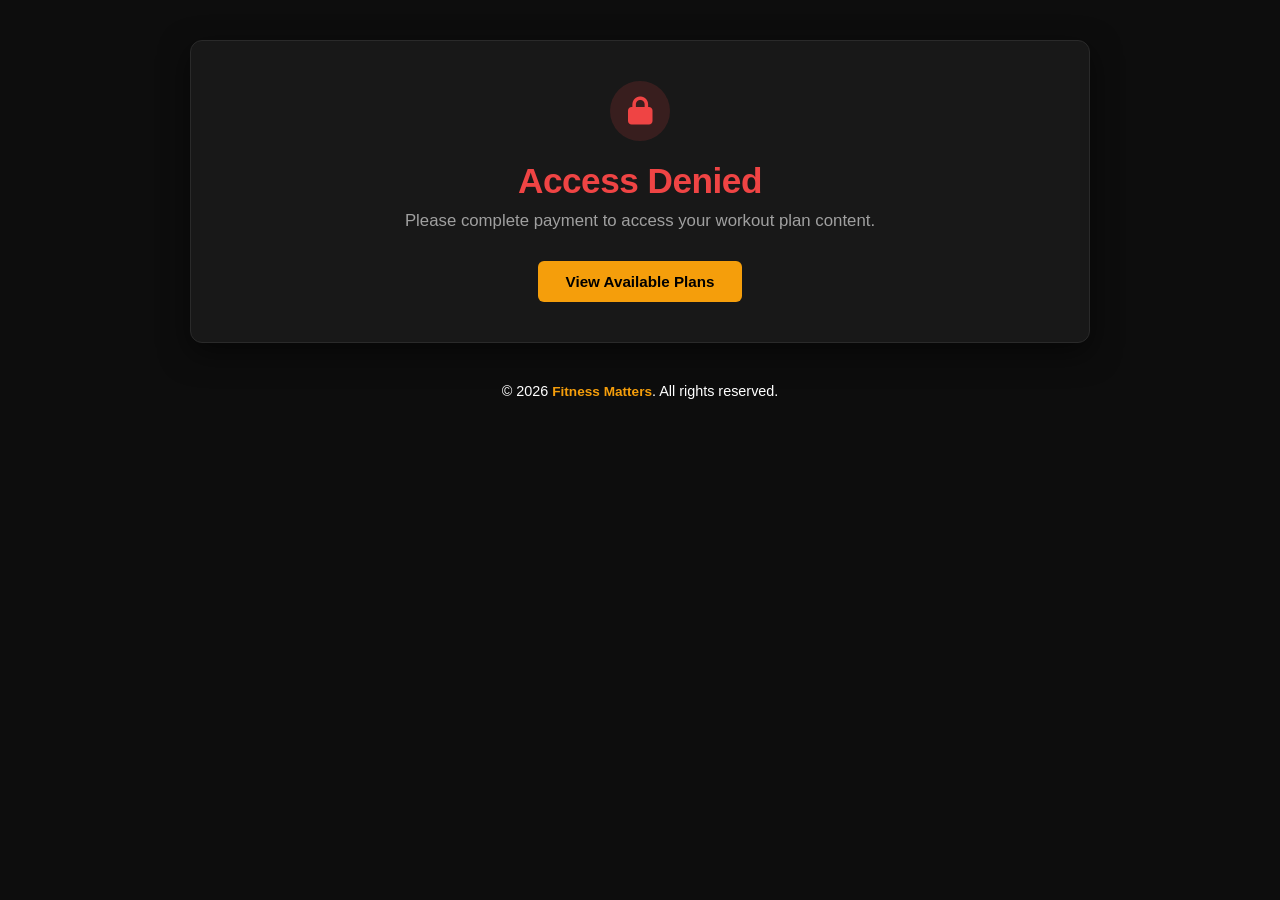
<file: success.html>
<!DOCTYPE html>
<html lang="en">
<head>
  <meta charset="UTF-8">
  <meta name="viewport" content="width=device-width, initial-scale=1.0">
  <title>Fitness Matters | Plan Unlocked</title>
  <link rel="stylesheet" href="https://cdnjs.cloudflare.com/ajax/libs/font-awesome/6.4.0/css/all.min.css">
  <style>
    * {
      box-sizing: border-box;
      margin: 0;
      padding: 0;
    }
    body {
      background-color: #0d0d0d;
      color: #ffffff;
      font-family: 'Segoe UI', Tahoma, Geneva, Verdana, sans-serif;
      min-height: 100vh;
      display: flex;
      flex-direction: column;
      align-items: center;
      justify-content: flex-start;
      padding: 40px 20px;
    }
    .success-card {
      background: #181818;
      border: 1px solid #2a2a2a;
      border-radius: 12px;
      max-width: 900px;
      width: 100%;
      padding: 40px 30px;
      text-align: center;
      box-shadow: 0 10px 30px rgba(0, 0, 0, 0.5);
    }
    .icon-badge {
      width: 60px;
      height: 60px;
      background: rgba(245, 158, 11, 0.15);
      color: #f59e0b;
      font-size: 28px;
      border-radius: 50%;
      display: inline-flex;
      align-items: center;
      justify-content: center;
      margin-bottom: 20px;
    }
    h1 {
      font-size: 2.2rem;
      font-weight: 700;
      margin-bottom: 10px;
      letter-spacing: -0.5px;
    }
    .subtitle {
      color: #a0a0a0;
      font-size: 1.05rem;
      margin-bottom: 30px;
    }
    .gold-text {
      color: #f59e0b;
      font-weight: 600;
    }
    .action-group {
      display: flex;
      justify-content: center;
      gap: 15px;
      margin-bottom: 30px;
      flex-wrap: wrap;
    }
    .btn-primary {
      background-color: #f59e0b;
      color: #000000;
      padding: 12px 28px;
      font-size: 0.95rem;
      font-weight: 700;
      text-decoration: none;
      border-radius: 6px;
      display: inline-flex;
      align-items: center;
      gap: 10px;
      transition: all 0.2s ease;
      border: none;
      cursor: pointer;
    }
    .btn-primary:hover {
      background-color: #d97706;
      transform: translateY(-2px);
    }
    .btn-secondary {
      background-color: transparent;
      color: #cccccc;
      border: 1px solid #333333;
      padding: 12px 24px;
      font-size: 0.95rem;
      font-weight: 600;
      text-decoration: none;
      border-radius: 6px;
      display: inline-flex;
      align-items: center;
      gap: 8px;
      transition: all 0.2s ease;
    }
    .btn-secondary:hover {
      background-color: #222222;
      color: #ffffff;
      border-color: #444444;
    }
    .pdf-frame-wrapper {
      position: relative;
      width: 100%;
      height: 650px;
      border-radius: 8px;
      overflow: hidden;
      border: 1px solid #2a2a2a;
      background-color: #111111;
    }
    iframe {
      width: 100%;
      height: 100%;
      border: none;
    }
    .app-footer {
      margin-top: 40px;
      text-align: center;
      font-size: 0.9rem;
      color: #ffffff;
    }
    .app-footer .gold-text {
      font-size: 0.85rem;
    }
  </style>
</head>
<body>

  <div class="success-card">
    <div class="icon-badge">
      <i class="fa-solid fa-circle-check"></i>
    </div>
    <h1>Payment Successful!</h1>
    <p class="subtitle">Thank you for subscribing to <span id="plan-title" class="gold-text">your plan</span>.</p>

    <div class="action-group">
      <a id="pdf-download" href="" download class="btn-primary">
        <i class="fa-solid fa-download"></i> Download PDF Plan
      </a>
      <a href="workouts.html" class="btn-secondary">
        <i class="fa-solid fa-arrow-left"></i> Back to Dashboard
      </a>
    </div>

    <div class="pdf-frame-wrapper">
      <iframe id="pdf-viewer" src=""></iframe>
    </div>
  </div>

  <footer class="app-footer">
    <p>&copy; 2026 <span class="gold-text">Fitness Matters</span>. All rights reserved.</p>
  </footer>

  <script>
    const urlParams = new URLSearchParams(window.location.search);
    const plan = urlParams.get('plan');
    const paymentId = urlParams.get('payment_id');

    const pdfMap = {
  'Beginner Workout Plan': 'beginner-plan.pdf',
  'Lean Muscle Hypertrophy Workout Plan': 'lean-muscle-plan.pdf',
  'Muscle Building Workout Plan': 'muscle-building-plan.pdf',
  'Muscular 8 Workout Plan': 'muscular-8-plan.pdf',
  'Muscle Size 5x5 Workout Plan': 'muscle-size-5x5-plan.pdf',
  'Gain Pecs & Delts Workout Plan': 'gain-pecs-delts-plan.pdf'
};

    if (paymentId && pdfMap[plan]) {
      document.getElementById('plan-title').innerText = plan;
      document.getElementById('pdf-download').href = pdfMap[plan];
      document.getElementById('pdf-viewer').src = pdfMap[plan];
    } else {
      document.querySelector('.success-card').innerHTML = `
        <div class="icon-badge" style="background: rgba(239, 68, 68, 0.15); color: #ef4444;">
          <i class="fa-solid fa-lock"></i>
        </div>
        <h1 style="color: #ef4444;">Access Denied</h1>
        <p class="subtitle">Please complete payment to access your workout plan content.</p>
        <a href="workouts.html" class="btn-primary">View Available Plans</a>
      `;
    }
  </script>

</body>
</html>
</file>
<file: style.css>
/* ==========================================
   GLOBAL DESIGN VARIABLES & THEMES
   ========================================== */
:root {
  /* DARK MODE (DEFAULT) */
  --bg-main: #0b0f17;
  --bg-card: #151c28;
  --bg-navbar: #0f172a;
  --bg-sidebar: #151c28;
  --text-primary: #f8fafc;
  --text-secondary: #94a3b8;
  --accent-gold: #f59e0b;
  --accent-gold-hover: #d97706;
  --border-color: rgba(255, 255, 255, 0.08);
  --shadow-color: rgba(0, 0, 0, 0.5);
  --modal-bg: #151c28;
  --badge-bg: rgba(245, 158, 11, 0.15);
  --input-bg: #0b0f17;
  --progress-bg: #0f172a;
  --accent-color: #f59e0b;
  --card-bg: #151c28;
}

body.light-mode {
  /* LIGHT MODE OVERRIDES */
  --bg-main: #f1f5f9;
  --bg-card: #ffffff;
  --bg-navbar: #ffffff;
  --bg-sidebar: #ffffff;
  --text-primary: #0f172a;
  --text-secondary: #475569;
  --accent-gold: #d97706;
  --accent-gold-hover: #b45309;
  --border-color: #e2e8f0;
  --shadow-color: rgba(0, 0, 0, 0.08);
  --modal-bg: #ffffff;
  --badge-bg: #fef3c7;
  --input-bg: #f8fafc;
  --progress-bg: #e2e8f0;
  --accent-color: #d97706;
  --card-bg: #ffffff;
}

/* ==========================================
   BASE & RESET STYLES
   ========================================== */
* {
  margin: 0;
  padding: 0;
  box-sizing: border-box;
  font-family: 'Inter', -apple-system, BlinkMacSystemFont, sans-serif;
  transition: background-color 0.25s ease, color 0.25s ease, border-color 0.25s ease;
}

body {
  background-color: var(--bg-main) !important;
  color: var(--text-primary) !important;
  min-height: 100vh;
  display: flex;
  flex-direction: column;
  position: relative;
  overflow-x: hidden;
}

/* ==========================================
 /* ==========================================
   NAVIGATION BAR (CENTERED LOGO & MENU)
   ========================================== */
.navbar {
  background-color: var(--bg-navbar) !important;
  border-bottom: 1px solid var(--border-color);
  padding: 0.75rem 1rem !important;
  display: flex !important;
  flex-direction: column !important;
  align-items: center !important;
  position: sticky;
  top: 0;
  z-index: 100;
  box-shadow: 0 4px 12px var(--shadow-color);
  width: 100% !important;
  box-sizing: border-box !important;
  gap: 0.75rem;
}

.nav-header {
  display: flex !important;
  align-items: center !important;
  justify-content: center !important; /* Centers logo horizontally */
  width: 100% !important;
  position: relative; /* Keeps hamburger pinned left while logo stays perfectly centered */
}

.hamburger-btn {
  position: absolute;
  left: 0;
  top: 50%;
  transform: translateY(-50%);
  background: transparent !important;
  border: none !important;
  color: var(--text-primary) !important;
  font-size: 1.4rem !important;
  cursor: pointer !important;
  display: inline-flex !important;
  align-items: center;
  justify-content: center;
}

.nav-brand {
  display: flex;
  align-items: center;
  justify-content: center;
  gap: 0.5rem;
}

.brand-icon {
  color: var(--accent-gold);
  font-size: 1.4rem;
}

.brand-name {
  font-weight: 800;
  font-size: 1.25rem;
  color: var(--text-primary);
  letter-spacing: 0.5px;
}

.brand-name span {
  color: var(--accent-gold);
}

.nav-menu {
  display: flex !important;
  flex-wrap: wrap !important;
  justify-content: center !important; /* Centers line 1 and line 2 items */
  gap: 0.35rem 0.6rem !important;
  width: 100% !important;
  overflow: visible !important;
}

.nav-item {
  display: inline-flex;
  align-items: center;
  gap: 0.3rem;
  text-decoration: none;
  color: var(--text-secondary);
  font-size: 0.78rem !important;
  padding: 0.3rem 0.5rem;
  border-radius: 6px;
  background: rgba(255, 255, 255, 0.05);
  white-space: nowrap !important;
  font-weight: 500;
}

body.light-mode .nav-item {
  background: rgba(0, 0, 0, 0.05);
}

.nav-item:hover, .nav-item.active {
  color: var(--accent-gold);
  background-color: var(--badge-bg);
}

.nav-item i {
  font-size: 0.75rem;
}

/* DESKTOP NAVBAR ADJUSTMENTS */
@media (min-width: 769px) {
  .navbar {
    flex-direction: row !important;
    align-items: center !important;
    justify-content: space-between !important;
    padding: 0.85rem 2rem !important;
  }

  .nav-header {
    width: auto !important;
    position: static;
  }

  .hamburger-btn {
    position: static;
    transform: none;
  }

  .nav-menu {
    width: auto !important;
    justify-content: flex-end !important;
    gap: 0.5rem !important;
  }

  .nav-item {
    font-size: 0.9rem !important;
    background: transparent;
    padding: 0.5rem 0.8rem;
  }
}

/* ==========================================
   SLIDE-OUT SIDEBAR DRAWER
   ========================================== */
.sidebar-overlay {
  display: none;
  position: fixed;
  top: 0;
  left: 0;
  width: 100vw;
  height: 100vh;
  background: rgba(0, 0, 0, 0.6);
  backdrop-filter: blur(3px);
  z-index: 9998;
  opacity: 0;
  transition: opacity 0.3s ease;
}

.sidebar-overlay.open {
  display: block !important;
  opacity: 1;
}

.sidebar {
  position: fixed;
  top: 0;
  left: -320px;
  width: 280px;
  height: 100vh;
  background-color: var(--bg-sidebar) !important;
  border-right: 1px solid var(--border-color);
  z-index: 9999;
  padding: 1.5rem 1rem;
  display: flex;
  flex-direction: column;
  gap: 1.5rem;
  box-shadow: 5px 0 25px var(--shadow-color);
  transition: left 0.3s ease;
  box-sizing: border-box;
}

.sidebar.open {
  left: 0 !important;
}

.sidebar-header {
  display: flex;
  justify-content: space-between;
  align-items: center;
  border-bottom: 1px solid var(--border-color);
  padding-bottom: 1rem;
}

.sidebar-header h3 {
  color: var(--text-primary);
  font-size: 1.1rem;
}

.close-btn {
  background: none;
  border: none;
  color: var(--text-secondary);
  font-size: 1.8rem;
  cursor: pointer;
  line-height: 1;
}

.user-card {
  display: flex;
  align-items: center;
  gap: 1rem;
  background-color: var(--bg-main);
  padding: 1rem;
  border-radius: 10px;
  border: 1px solid var(--border-color);
}

.avatar, .avatar-circle {
  width: 42px;
  height: 42px;
  border-radius: 50%;
  background-color: var(--accent-gold);
  color: #ffffff;
  display: flex;
  align-items: center;
  justify-content: center;
  font-weight: 700;
  font-size: 1.1rem;
}

.user-info h4 {
  color: var(--text-primary);
  font-size: 0.95rem;
}

.sidebar-menu {
  display: flex;
  flex-direction: column;
  gap: 0.5rem;
}

.sidebar-item {
  color: var(--text-primary);
  text-decoration: none;
  padding: 0.75rem 0.5rem;
  border-radius: 8px;
  display: flex;
  align-items: center;
  gap: 0.75rem;
  font-size: 0.95rem;
  font-weight: 500;
}

.sidebar-item:hover {
  background-color: var(--badge-bg);
  color: var(--accent-gold);
}

/* ==========================================
   PAGE WRAPPERS & HEADERS
   ========================================== */
.dashboard-wrapper, .container, .main-container, .goals-container, .goals-wrapper {
  max-width: 1200px;
  width: 100%;
  margin: 0 auto;
  padding: 2.5rem 1.5rem;
  flex: 1;
  background-color: transparent !important;
}

.page-header, .section-header, .goals-header {
  text-align: center;
  margin-bottom: 2.5rem;
}

.page-header h1, .section-header h2, .goals-header h1 {
  font-size: 2.2rem;
  font-weight: 800;
  color: var(--accent-gold) !important;
  margin-bottom: 0.5rem;
}

.page-header p, .section-header p, .goals-header p {
  color: var(--text-secondary) !important;
  font-size: 1rem;
}

/* ==========================================
   CARDS & GRIDS
   ========================================== */
.stats-grid, .overview-grid, .plans-grid, .cards-grid, .goals-grid, .milestones-grid {
  display: grid;
  grid-template-columns: repeat(auto-fit, minmax(280px, 1fr));
  gap: 1.75rem;
  margin-bottom: 2.5rem;
}

.stat-card, .plan-card, .goal-card, .about-card, .contact-card, .milestone-card, .streak-card, .goals-section {
  background-color: var(--bg-card) !important;
  border: 1px solid var(--border-color) !important;
  border-radius: 14px;
  padding: 1.8rem;
  box-shadow: 0 10px 25px var(--shadow-color);
  display: flex;
  flex-direction: column;
  position: relative;
  color: var(--text-primary) !important;
}

.stat-card h4, .stat-title, .goal-card h3, .about-card h3, .milestone-card h3, .goal-title {
  color: var(--accent-gold) !important;
  font-size: 1.1rem;
  font-weight: 700;
  margin-bottom: 0.5rem;
}

.stat-card .value, .stat-value, .goal-value, .streak-value {
  font-size: 2.2rem;
  font-weight: 800;
  color: var(--text-primary) !important;
  margin-top: 0.25rem;
}

.plan-card h3 {
  color: var(--accent-gold) !important;
  font-size: 1.3rem;
  margin-bottom: 0.5rem;
}

.plan-card p, .goal-card p, .about-card p, .milestone-card p, .goal-desc {
  color: var(--text-secondary) !important;
  font-size: 0.9rem;
  margin-bottom: 1.25rem;
  line-height: 1.5;
}

.plan-price {
  margin-bottom: 1.25rem;
}

.price-amount {
  font-size: 2.2rem;
  font-weight: 800;
  color: var(--text-primary) !important;
}

.price-period {
  color: var(--text-secondary) !important;
  font-size: 0.9rem;
  margin-left: 0.25rem;
}

.plan-features, .card-list {
  list-style: none;
  margin-bottom: 1.5rem;
  flex: 1;
}

.plan-features li, .card-list li {
  color: var(--text-primary) !important;
  font-size: 0.9rem;
  margin-bottom: 0.75rem;
  display: flex;
  align-items: center;
  gap: 0.6rem;
}

.plan-features li i, .card-list li i {
  color: var(--accent-gold);
}

/* ==========================================
   GOALS & PROGRESS BARS
   ========================================== */
.goals-section-title, .section-title {
  color: var(--text-primary) !important;
  font-size: 1.4rem;
  font-weight: 700;
  margin-bottom: 1.25rem;
}

.progress-bar-container, .progress-track {
  width: 100%;
  height: 10px;
  background-color: var(--progress-bg) !important;
  border-radius: 20px;
  overflow: hidden;
  margin: 1rem 0;
}

.progress-bar, .progress-fill {
  height: 100%;
  background-color: var(--accent-gold) !important;
  border-radius: 20px;
  transition: width 0.4s ease;
}

.goal-meta, .milestone-info {
  display: flex;
  justify-content: space-between;
  color: var(--text-secondary) !important;
  font-size: 0.85rem;
}

/* ==========================================
   ABOUT PAGE STYLES
   ========================================== */
.about-stats {
  display: grid;
  grid-template-columns: repeat(auto-fit, minmax(180px, 1fr));
  gap: 1.5rem;
  margin: 2rem 0;
}

.about-stat-box {
  background-color: var(--bg-card) !important;
  border: 1px solid var(--border-color) !important;
  border-radius: 12px;
  padding: 1.5rem;
  text-align: center;
}

.about-stat-box h2 {
  font-size: 2.2rem;
  color: var(--accent-gold) !important;
  font-weight: 800;
}

.about-stat-box p {
  color: var(--text-secondary) !important;
  font-size: 0.85rem;
  text-transform: uppercase;
  margin-top: 0.25rem;
}

/* ==========================================
   CONTACT PAGE & INPUT STYLES
   ========================================== */
.contact-wrapper {
  display: grid;
  grid-template-columns: repeat(auto-fit, minmax(320px, 1fr));
  gap: 2rem;
}

.contact-info-list {
  display: flex;
  flex-direction: column;
  gap: 1.25rem;
  margin-bottom: 1.5rem;
}

.contact-info-item {
  display: flex;
  align-items: center;
  gap: 1rem;
  color: var(--text-primary) !important;
  font-size: 0.95rem;
}

.contact-info-item i {
  color: var(--accent-gold);
  font-size: 1.2rem;
  width: 24px;
}

.contact-form {
  display: flex;
  flex-direction: column;
  gap: 1.25rem;
}

.form-group {
  display: flex;
  flex-direction: column;
  gap: 0.5rem;
}

.form-group label {
  color: var(--text-primary) !important;
  font-size: 0.9rem;
  font-weight: 600;
}

.form-group input, .form-group textarea {
  background-color: var(--input-bg) !important;
  border: 1px solid var(--border-color) !important;
  color: var(--text-primary) !important;
  padding: 0.85rem 1rem;
  border-radius: 8px;
  font-size: 0.95rem;
  outline: none;
}

.form-group input:focus, .form-group textarea:focus {
  border-color: var(--accent-gold) !important;
}

/* ==========================================
   BUTTONS & BADGES
   ========================================== */
.buy-btn, .btn-confirm, .submit-btn, button[type="submit"] {
  background-color: var(--accent-gold) !important;
  color: #ffffff !important;
  border: none;
  padding: 0.85rem 1rem;
  border-radius: 8px;
  font-weight: 700;
  font-size: 0.95rem;
  cursor: pointer;
  width: 100%;
  text-align: center;
}

.buy-btn:hover, .btn-confirm:hover, .submit-btn:hover, button[type="submit"]:hover {
  background-color: var(--accent-gold-hover) !important;
}

.badge {
  background-color: var(--badge-bg) !important;
  color: var(--accent-gold) !important;
  padding: 0.3rem 0.8rem;
  border-radius: 20px;
  font-size: 0.75rem;
  font-weight: 700;
  width: fit-content;
  margin-bottom: 0.75rem;
}

/* ==========================================
   CUSTOM TOGGLE SWITCHES
   ========================================== */
.switch {
  position: relative;
  display: inline-block;
  width: 44px;
  height: 22px;
  flex-shrink: 0;
}

.switch input {
  opacity: 0;
  width: 0;
  height: 0;
}

.slider {
  position: absolute;
  cursor: pointer;
  top: 0; left: 0; right: 0; bottom: 0;
  background-color: #ccc;
  transition: 0.3s;
  border-radius: 22px;
}

.slider:before {
  position: absolute;
  content: "";
  height: 16px;
  width: 16px;
  left: 3px;
  bottom: 3px;
  background-color: white;
  transition: 0.3s;
  border-radius: 50%;
}

input:checked + .slider {
  background-color: var(--accent-gold);
}

input:checked + .slider:before {
  transform: translateX(22px);
}

/* ==========================================
   MODAL OVERLAY
   ========================================== */
.modal-overlay {
  position: fixed;
  top: 0;
  left: 0;
  width: 100vw;
  height: 100vh;
  background: rgba(0, 0, 0, 0.7);
  backdrop-filter: blur(4px);
  display: flex;
  align-items: center;
  justify-content: center;
  opacity: 0;
  pointer-events: none;
  z-index: 1000;
  transition: opacity 0.25s ease;
}

.modal-overlay.active {
  opacity: 1;
  pointer-events: all;
}

.modal-card {
  background-color: var(--modal-bg) !important;
  color: var(--text-primary) !important;
  padding: 2rem;
  border-radius: 14px;
  max-width: 440px;
  width: 90%;
  border: 1px solid var(--border-color) !important;
  box-shadow: 0 20px 40px var(--shadow-color);
  text-align: center;
}

.modal-icon {
  font-size: 2.5rem;
  color: var(--accent-gold);
  margin-bottom: 1rem;
}

.modal-card h3 {
  color: var(--text-primary) !important;
  margin-bottom: 0.5rem;
}

.modal-card p {
  color: var(--text-secondary) !important;
  margin-bottom: 1.5rem;
}

.btn-cancel {
  background: transparent;
  color: var(--text-secondary) !important;
  border: 1px solid var(--border-color) !important;
  padding: 0.75rem;
  border-radius: 8px;
  cursor: pointer;
}

/* ==========================================
   FOOTER
   ========================================== */
.app-footer {
  text-align: center;
  padding: 1.5rem;
  border-top: 1px solid var(--border-color);
  color: var(--text-secondary) !important;
  background-color: var(--bg-navbar) !important;
  font-size: 0.9rem;
  margin-top: auto;
}

.app-footer span {
  color: var(--accent-gold);
  font-weight: 600;
}

/* ==========================================
   MOBILE RESPONSIVE STACKING FIXES
   ========================================== */
@media (max-width: 768px) {
  .dashboard-wrapper {
    padding: 1rem !important;
    width: 100% !important;
    box-sizing: border-box;
  }

  .stats-grid,
  .plans-grid {
    grid-template-columns: 1fr !important;
    gap: 1rem !important;
  }

  .page-header h1 {
    font-size: 1.6rem !important;
  }

  .page-header p {
    font-size: 0.85rem !important;
  }

  .sidebar {
    width: 80% !important;
    max-width: 280px;
  }
}
/* ==========================================
   PLANS & CARDS (NUTRITION / WORKOUT MATCH)
   ========================================== */
.plans-grid {
  display: grid;
  grid-template-columns: repeat(auto-fit, minmax(300px, 1fr));
  gap: 1.75rem;
  margin-bottom: 2.5rem;
}

.plan-card {
  background-color: var(--bg-card) !important;
  border: 1px solid var(--border-color) !important;
  border-radius: 14px;
  padding: 2rem;
  box-shadow: 0 10px 25px var(--shadow-color);
  display: flex;
  flex-direction: column;
  position: relative;
  transition: transform 0.25s ease, box-shadow 0.25s ease;
}

.plan-card:hover {
  transform: translateY(-4px);
  box-shadow: 0 14px 30px var(--shadow-color);
}

.plan-card h3 {
  color: var(--accent-gold) !important;
  font-size: 1.3rem;
  font-weight: 700;
  margin-bottom: 0.5rem;
  line-height: 1.3;
}

.plan-card p {
  color: var(--text-secondary) !important;
  font-size: 0.9rem;
  margin-bottom: 1.25rem;
  line-height: 1.5;
}

.plan-price {
  margin-bottom: 1.25rem;
  display: flex;
  align-items: baseline;
}

.price-amount {
  font-size: 2.2rem;
  font-weight: 800;
  color: var(--text-primary) !important;
}

.price-period {
  color: var(--text-secondary) !important;
  font-size: 0.9rem;
  margin-left: 0.35rem;
}

.plan-features {
  list-style: none;
  padding: 0;
  margin: 0 0 1.75rem 0;
  flex: 1;
}

.plan-features li {
  color: var(--text-primary) !important;
  font-size: 0.9rem;
  margin-bottom: 0.75rem;
  display: flex;
  align-items: center;
  gap: 0.6rem;
}

.plan-features li i {
  color: var(--accent-gold);
  font-size: 0.85rem;
}

/* BUTTONS & BADGES */
.buy-btn {
  background-color: var(--accent-gold) !important;
  color: #ffffff !important;
  border: none;
  padding: 0.85rem 1rem;
  border-radius: 8px;
  font-weight: 700;
  font-size: 0.95rem;
  cursor: pointer;
  width: 100%;
  text-align: center;
  transition: background-color 0.2s ease, transform 0.1s ease;
}

.buy-btn:hover {
  background-color: var(--accent-gold-hover) !important;
}

.buy-btn:active {
  transform: scale(0.98);
}

.badge {
  background-color: var(--badge-bg) !important;
  color: var(--accent-gold) !important;
  padding: 0.3rem 0.8rem;
  border-radius: 20px;
  font-size: 0.75rem;
  font-weight: 700;
  width: fit-content;
  margin-bottom: 0.75rem;
  display: inline-block;
}
/* ==========================================
   WORKOUT & NUTRITION CARDS UNIFICATION
   ========================================== */
/* Ensures all workout cards adopt the exact stat-card styling */
.plan-card,
.plan-card.stat-card {
  background-color: var(--bg-card) !important;
  border: 1px solid var(--border-color) !important;
  border-radius: 14px;
  padding: 1.8rem;
  box-shadow: 0 10px 25px var(--shadow-color);
  display: flex;
  flex-direction: column;
  position: relative;
  color: var(--text-primary) !important;
  transition: transform 0.25s ease, box-shadow 0.25s ease;
}

.plan-card:hover {
  transform: translateY(-4px);
  box-shadow: 0 14px 30px var(--shadow-color);
}

.plan-card h3 {
  color: var(--accent-gold) !important;
  font-size: 1.3rem;
  font-weight: 700;
  margin-bottom: 0.5rem;
}

.plan-card p {
  color: var(--text-secondary) !important;
  font-size: 0.9rem;
  margin-bottom: 1.25rem;
  line-height: 1.5;
}

/* Feature Lists Styling */
.plan-features,
.plan-features.card-list {
  list-style: none;
  margin-bottom: 1.5rem;
  flex: 1;
  padding: 0;
}

.plan-features li {
  color: var(--text-primary) !important;
  font-size: 0.9rem;
  margin-bottom: 0.75rem;
  display: flex;
  align-items: center;
  gap: 0.6rem;
}

.plan-features li i {
  color: var(--accent-gold);
}

/* Subscribe Button Styling */
.buy-btn,
.plan-card button {
  background-color: var(--accent-gold) !important;
  color: #ffffff !important;
  border: none;
  padding: 0.85rem 1rem;
  border-radius: 8px;
  font-weight: 700;
  font-size: 0.95rem;
  cursor: pointer;
  width: 100%;
  text-align: center;
  transition: background-color 0.2s ease, transform 0.1s ease;
}

.buy-btn:hover,
.plan-card button:hover {
  background-color: var(--accent-gold-hover) !important;
}

.buy-btn:active,
.plan-card button:active {
  transform: scale(0.98);
}
/* Fix spacing between list features and subscribe button */
.plan-features, 
.plan-card ul {
  margin-bottom: 1.5rem !important;
  padding-bottom: 0.25rem !important;
}

.buy-btn, 
.plan-card button {
  margin-top: auto !important;
}
/* ==========================================
   ABOUT PAGE CUSTOM STYLING
   ========================================== */
.mission-card {
  margin-bottom: 2rem;
  padding: 1.8rem;
}

.section-title {
  color: var(--accent-gold) !important;
  font-size: 1.35rem;
  font-weight: 700;
  margin-bottom: 0.8rem;
  display: flex;
  align-items: center;
  gap: 0.6rem;
}

.center-title {
  justify-content: center;
  margin-bottom: 1.5rem;
  text-align: center;
}

.about-stats-grid {
  display: grid;
  grid-template-columns: repeat(auto-fit, minmax(100px, 1fr));
  gap: 1rem;
  margin-top: 1.5rem;
  padding-top: 1.25rem;
  border-top: 1px solid var(--border-color);
}

.about-stat-box {
  display: flex;
  flex-direction: column;
  align-items: center;
  text-align: center;
  background-color: rgba(212, 160, 23, 0.08);
  padding: 1rem 0.5rem;
  border-radius: 10px;
}

.stat-number {
  font-size: 1.6rem;
  font-weight: 800;
  color: var(--accent-gold);
}

.stat-label {
  font-size: 0.75rem;
  font-weight: 600;
  color: var(--text-secondary);
  text-transform: uppercase;
  letter-spacing: 0.5px;
  margin-top: 0.2rem;
}

.feature-card {
  align-items: flex-start;
  text-align: left;
}

.feature-icon {
  width: 42px;
  height: 42px;
  background-color: rgba(212, 160, 23, 0.15);
  color: var(--accent-gold);
  border-radius: 10px;
  display: flex;
  align-items: center;
  justify-content: center;
  font-size: 1.2rem;
  margin-bottom: 1rem;
}
/* ==========================================
   PROFESSIONAL GOAL MODAL POPUP STYLING
   ========================================== */
.goal-modal-overlay {
  position: fixed !important;
  top: 0;
  left: 0;
  width: 100vw;
  height: 100vh;
  background: rgba(0, 0, 0, 0.65) !important;
  backdrop-filter: blur(4px);
  display: flex !important;
  align-items: center;
  justify-content: center;
  z-index: 9999;
}

.goal-modal-content {
  background-color: var(--bg-card) !important;
  border: 1px solid var(--border-color) !important;
  padding: 1.75rem;
  border-radius: 14px;
  width: 90%;
  max-width: 400px;
  box-shadow: 0 20px 40px rgba(0, 0, 0, 0.3);
  color: var(--text-primary);
}

.modal-header {
  display: flex;
  justify-content: space-between;
  align-items: center;
  margin-bottom: 1.25rem;
}

.modal-header h3 {
  color: var(--accent-gold);
  font-size: 1.2rem;
  font-weight: 700;
  margin: 0;
}

.close-modal {
  background: none;
  border: none;
  font-size: 1.5rem;
  color: var(--text-primary);
  cursor: pointer;
}

.form-group {
  margin-bottom: 1rem;
}

.form-group label {
  display: block;
  font-size: 0.85rem;
  font-weight: 600;
  color: var(--text-secondary);
  margin-bottom: 0.35rem;
}

.form-group input {
  width: 100%;
  padding: 0.75rem;
  border-radius: 8px;
  border: 1px solid var(--border-color);
  background: var(--bg-main);
  color: var(--text-primary);
  font-size: 0.9rem;
  box-sizing: border-box;
}

.form-group input:focus {
  outline: none;
  border-color: var(--accent-gold);
}
/* ==========================================
   FIX CLOSE BUTTON STYLING & BEHAVIOR
   ========================================== */
.close-modal {
  background: transparent !important;
  border: none !important;
  outline: none !important;
  width: 32px !important;
  height: 32px !important;
  display: flex !important;
  align-items: center !important;
  justify-content: center !important;
  font-size: 1.4rem !important;
  color: var(--text-primary) !important;
  cursor: pointer !important;
  border-radius: 50%;
  transition: background-color 0.2s ease;
  padding: 0 !important;
}

.close-modal:hover {
  background-color: rgba(0, 0, 0, 0.08) !important;
}
.goal-modal-overlay {
  pointer-events: auto !important;
}

.goal-modal-content {
  pointer-events: auto !important;
  position: relative;
  z-index: 10000;
}
/* NAVBAR CONTAINER */
.navbar {
  display: flex !important;
  justify-content: space-between !important;
  align-items: center !important;
  padding: 0.8rem 1.2rem !important;
  background: var(--bg-card, #ffffff) !important;
  border-bottom: 1px solid var(--border-color, #e0e0e0) !important;
  position: relative !important;
  z-index: 9999 !important;
}

.nav-header {
  display: flex !important;
  align-items: center !important;
  gap: 0.8rem !important;
}

/* HAMBURGER BUTTON (BLACK 3 LINES) */
.hamburger-btn {
  background: transparent !important;
  border: none !important;
  outline: none !important;
  font-size: 1.3rem !important;
  cursor: pointer !important;
  color: #000000 !important;
  display: flex !important;
  align-items: center !important;
}

/* MENU OUTSIDE TOP BAR DROPDOWN */
@media (max-width: 1024px) {
  .nav-menu {
    display: none !important;
    position: absolute !important;
    top: 100% !important;
    left: 0 !important;
    width: 100% !important;
    background: var(--bg-card, #ffffff) !important;
    border-bottom: 2px solid var(--accent-gold, #d4a017) !important;
    padding: 0.8rem 1rem !important;
    box-shadow: 0 10px 20px rgba(0, 0, 0, 0.1) !important;
    flex-direction: column !important;
    gap: 0.5rem !important;
  }

  /* CLASS TRIGGERED BY JAVASCRIPT */
  .nav-menu.active {
    display: flex !important;
  }

  .nav-menu .nav-item {
    width: 100% !important;
    padding: 0.6rem 0.8rem !important;
  }
}
/* =========================================================
   UNIVERSAL NAVBAR FIX FOR ALL HTML PAGES
   ========================================================= */

/* 1. Header Bar Layout (Single Line) */
.navbar {
  display: flex !important;
  flex-direction: column !important; /* Stack top header bar and menu links vertically */
  align-items: stretch !important;
  padding: 0.8rem 1.2rem !important;
  background: var(--bg-card, #ffffff) !important;
  border-bottom: 1px solid var(--border-color, #e0e0e0) !important;
  width: 100% !important;
  box-sizing: border-box !important;
}

/* Line 1: Hamburger Button + Brand Logo */
.nav-header {
  display: flex !important;
  align-items: center !important;
  gap: 0.8rem !important;
  width: 100% !important;
}

/* 2. Hamburger Icon (Black 3-lines) */
.hamburger-btn {
  background: transparent !important;
  border: none !important;
  outline: none !important;
  font-size: 1.3rem !important;
  cursor: pointer !important;
  color: #000000 !important;
  display: flex !important;
  align-items: center !important;
  padding: 0 !important;
}

.hamburger-btn i {
  color: #000000 !important;
}

/* 3. Brand Logo & Title Colors */
.nav-brand {
  display: flex !important;
  align-items: center !important;
  gap: 0.5rem !important;
}

.nav-brand .brand-icon {
  color: #d9534f !important; /* Red/orange bolt icon */
  font-size: 1.2rem !important;
}

.nav-brand .brand-name {
  color: #a35d2d !important; /* Warm brown brand font color */
  font-weight: 700 !important;
  letter-spacing: 0.5px !important;
  font-size: 1.1rem !important;
}

/* 4. Navigation Links (Always Visible in 2nd Line) */
.nav-menu {
  display: flex !important; /* FORCES LINKS TO BE VISIBLE ACROSS ALL PAGES */
  flex-direction: column !important;
  gap: 0.3rem !important;
  width: 100% !important;
  margin-top: 0.8rem !important;
  padding-top: 0.6rem !important;
  border-top: 1px solid var(--border-color, #f0f0f0) !important;
}

/* Individual Link Styling */
.nav-menu .nav-item {
  text-decoration: none !important;
  color: #a35d2d !important;
  font-weight: 500 !important;
  font-size: 0.9rem !important;
  padding: 0.49rem 0.6rem !important;
  border-radius: 4px !important;
  display: flex !important;
  align-items: center !important;
  gap: 0.6rem !important;
  width: 100% !important;
  transition: background-color 0.2s ease, color 0.2s ease !important;
}

/* Hover and Active State Styling */
.nav-menu .nav-item.active,
.nav-menu .nav-item:hover {
  background: rgba(212, 160, 23, 0.12) !important;
  color: #d4a017 !important;
}

/* DESKTOP VIEW ADJUSTMENT (Above 1024px) */
@media (min-width: 1025px) {
  .navbar {
    flex-direction: row !important;
    justify-content: space-between !important;
    align-items: center !important;
  }

  .nav-header {
    width: auto !important;
  }

  .nav-menu {
    flex-direction: row !important;
    width: auto !important;
    margin-top: 0 !important;
    padding-top: 0 !important;
    border-top: none !important;
    gap: 1rem !important;
  }

  .nav-menu .nav-item {
    width: auto !important;
  }
}
/* =========================================================
   2-LINE HORIZONTAL PILL NAVBAR (MATCHING 2ND IMAGE)
   ========================================================= */

/* Main Header Container */
.navbar {
  display: flex !important;
  flex-direction: column !important;
  align-items: stretch !important;
  padding: 0.6rem 0.8rem !important;
  background: #ffffff !important;
  border-bottom: 1px solid #e2e8f0 !important;
  width: 100% !important;
  box-sizing: border-box !important;
}

/* Line 1: Hamburger + Brand Logo Row */
.nav-header {
  display: flex !important;
  align-items: center !important;
  gap: 0.8rem !important;
  width: 100% !important;
  margin-bottom: 0.5rem !important;
}

/* Hamburger Icon (Black 3 Lines) */
.hamburger-btn {
  background: transparent !important;
  border: none !important;
  outline: none !important;
  font-size: 1.2rem !important;
  cursor: pointer !important;
  color: #333333 !important;
  padding: 0 !important;
  display: flex !important;
  align-items: center !important;
}

.hamburger-btn i {
  color: #333333 !important;
}

/* Brand Title & Red Bolt */
.nav-brand {
  display: flex !important;
  align-items: center !important;
  gap: 0.4rem !important;
}

.nav-brand .brand-icon {
  color: #d9534f !important; /* Red bolt icon */
  font-size: 1.1rem !important;
}

.nav-brand .brand-name {
  color: #333333 !important;
  font-weight: 700 !important;
  letter-spacing: 0.5px !important;
  font-size: 1rem !important;
}

.nav-brand .brand-name span {
  color: #a35d2d !important;
}

/* Line 2: Horizontal Scrollable/Wrapped Pill Buttons */
.nav-menu {
  display: flex !important;
  flex-wrap: wrap !important; /* Wraps items into horizontal rows */
  align-items: center !important;
  gap: 0.3rem 0.4rem !important;
  width: 100% !important;
  margin-top: 0.2rem !important;
  padding-top: 0.4rem !important;
  border-top: 1px solid #f1f5f9 !important;
}

/* Individual Pill Buttons */
.nav-menu .nav-item {
  text-decoration: none !important;
  color: #475569 !important;
  font-weight: 500 !important;
  font-size: 0.75rem !important;
  padding: 0.3rem 0.55rem !important;
  border-radius: 4px !important;
  background: #f8fafc !important;
  border: 1px solid #e2e8f0 !important;
  display: inline-flex !important;
  align-items: center !important;
  gap: 0.35rem !important;
  white-space: nowrap !important;
  transition: all 0.2s ease !important;
}

.nav-menu .nav-item i {
  font-size: 0.75rem !important;
  color: #64748b !important;
}

/* Active State & Hover Styling */
.nav-menu .nav-item.active {
  background: #eff6ff !important;
  color: #2563eb !important;
  border-color: #bfdbfe !important;
  font-weight: 600 !important;
}

.nav-menu .nav-item.active i {
  color: #2563eb !important;
}

.nav-menu .nav-item:hover {
  background: #f1f5f9 !important;
  color: #0f172a !important;
}
/* FORCE 2-LINE HORIZONTAL PILL NAVBAR */
@media screen and (max-width: 1024px) {
  nav.navbar {
    display: flex !important;
    flex-direction: column !important;
    align-items: stretch !important;
    padding: 0.6rem 0.8rem !important;
    background: #ffffff !important;
    border-bottom: 1px solid #e2e8f0 !important;
    width: 100% !important;
    box-sizing: border-box !important;
  }

  /* LINE 1: HAMBURGER + LOGO */
  nav.navbar .nav-header {
    display: flex !important;
    align-items: center !important;
    justify-content: flex-start !important;
    gap: 0.8rem !important;
    width: 100% !important;
  }

  nav.navbar .hamburger-btn {
    display: flex !important;
    background: transparent !important;
    border: none !important;
    font-size: 1.2rem !important;
    cursor: pointer !important;
    color: #333333 !important;
    padding: 0 !important;
  }

  nav.navbar .nav-brand {
    display: flex !important;
    align-items: center !important;
    gap: 0.4rem !important;
  }

  /* LINE 2: HORIZONTAL MENU BUTTONS (FORCED INLINE HORIZONTAL) */
  nav.navbar .nav-menu {
    display: flex !important;
    flex-direction: row !important; /* Force items side-by-side */
    flex-wrap: wrap !important;     /* Allow wrapping into 2 rows */
    align-items: center !important;
    justify-content: flex-start !important;
    gap: 0.35rem 0.4rem !important;
    width: 100% !important;
    margin-top: 0.5rem !important;
    padding-top: 0.5rem !important;
    border-top: 1px solid #f1f5f9 !important;
    position: static !important;
  }

  /* INDIVIDUAL PILL BUTTONS */
  nav.navbar .nav-menu .nav-item {
    display: inline-flex !important; /* Prevents 100% full-width block rows */
    width: auto !important;          /* Keeps buttons compact */
    max-width: fit-content !important;
    text-decoration: none !important;
    color: #b3b9c2 !important;
    font-weight: 500 !important;
    font-size: 0.72rem !important;
    padding: 0.25rem 0.5rem !important;
    border-radius: 4px !important;
    background: #f8fafc !important;
    border: 1px solid #e2e8f0 !important;
    align-items: center !important;
    gap: 0.3rem !important;
    white-space: nowrap !important;
  }

  nav.navbar .nav-menu .nav-item i {
    font-size: 0.7rem !important;
    color: #64748b !important;
  }

  /* ACTIVE STATE (Overview, Workouts, Profile, etc.) */
  nav.navbar .nav-menu .nav-item.active {
    background: #eff6ff !important;
    color: #2563eb !important;
    border-color: #bfdbfe !important;
    font-weight: 600 !important;
  }

  nav.navbar .nav-menu .nav-item.active i {
    color: #2563eb !important;
  }
}
/* FORCE 2-LINE HORIZONTAL PILL NAVBAR */
@media screen and (max-width: 1024px) {
  nav.navbar {
    display: flex !important;
    flex-direction: column !important;
    align-items: stretch !important;
    padding: 0.6rem 0.8rem !important;
    background: #ffffff !important;
    border-bottom: 1px solid #e2e8f0 !important;
    width: 100% !important;
    box-sizing: border-box !important;
  }

  /* LINE 1: HAMBURGER + LOGO */
  nav.navbar .nav-header {
    display: flex !important;
    align-items: center !important;
    justify-content: flex-start !important;
    gap: 0.8rem !important;
    width: 100% !important;
  }

  nav.navbar .hamburger-btn {
    display: flex !important;
    background: transparent !important;
    border: none !important;
    font-size: 1.2rem !important;
    cursor: pointer !important;
    color: #948f8f !important;
    padding: 0 !important;
  }

  nav.navbar .nav-brand {
    display: flex !important;
    align-items: center !important;
    gap: 0.4rem !important;
  }

  /* LINE 2: HORIZONTAL MENU BUTTONS (FORCED INLINE HORIZONTAL) */
  nav.navbar .nav-menu {
    display: flex !important;
    flex-direction: row !important; /* Force items side-by-side */
    flex-wrap: wrap !important;     /* Allow wrapping into 2 rows */
    align-items: center !important;
    justify-content: flex-start !important;
    gap: 0.35rem 0.4rem !important;
    width: 100% !important;
    margin-top: 0.5rem !important;
    padding-top: 0.5rem !important;
    border-top: 1px solid #f1f5f9 !important;
    position: static !important;
  }

  /* INDIVIDUAL PILL BUTTONS */
  nav.navbar .nav-menu .nav-item {
    display: inline-flex !important; /* Prevents 100% full-width block rows */
    width: auto !important;          /* Keeps buttons compact */
    max-width: fit-content !important;
    text-decoration: none !important;
    color: #73787f !important;
    font-weight: 500 !important;
    font-size: 0.72rem !important;
    padding: 0.25rem 0.5rem !important;
    border-radius: 4px !important;
    background: #bcbfc2 !important;
    border: 1px solid #a0a6ad !important;
    align-items: center !important;
    gap: 0.3rem !important;
    white-space: nowrap !important;
  }

  nav.navbar .nav-menu .nav-item i {
    font-size: 0.7rem !important;
    color: #818997 !important;
  }

  /* ACTIVE STATE (Overview, Workouts, Profile, etc.) */
  nav.navbar .nav-menu .nav-item.active {
    background: #eff6ff !important;
    color: #c28e0c !important;
    border-color: #bfdbfe !important;
    font-weight: 600 !important;
  }

  nav.navbar .nav-menu .nav-item.active i {
    color: #c28e0c !important;
  }
}
/* =========================================================
   CENTERED NAVBAR WITH CUSTOM BACKGROUND COLOR
   ========================================================= */

@media screen and (max-width: 1024px) {
  /* MAIN NAVBAR BOX CONTAINER */
  nav.navbar {
    display: flex !important;
    flex-direction: column !important;
    align-items: center !important; /* Centers contents horizontally */
    text-align: center !important;
    padding: 0.8rem 1rem !important;
    background: #ffffff !important; /* CHANGE THIS HEX COLOR CODE TO YOUR DESIRED BG */
    border-bottom: 2px solid var(--accent-gold, #d4a017) !important;
    width: 100% !important;
    box-sizing: border-box !important;
  }

  /* LINE 1: CENTERED LOGO AND HAMBURGER ROW */
  nav.navbar .nav-header {
    display: flex !important;
    align-items: center !important;
    justify-content: center !important; /* Centers hamburger and brand logo */
    gap: 0.8rem !important;
    width: 100% !important;
    margin-bottom: 0.5rem !important;
  }

  /* HAMBURGER ICON */
  nav.navbar .hamburger-btn {
    display: flex !important;
    background: transparent !important;
    border: none !important;
    outline: none !important;
    font-size: 1.1rem !important;
    cursor: pointer !important;
    color: #1a1a1a !important;
    padding: 0 !important;
    margin-right: 0 !important;
  }

  nav.navbar .hamburger-btn i {
    color: #1a1a1a !important;
  }

  /* BRAND LOGO */
  nav.navbar .nav-brand {
    display: flex !important;
    align-items: center !important;
    justify-content: center !important;
    gap: 0.4rem !important;
  }

  nav.navbar .nav-brand .brand-icon {
    color: var(--accent-red, #d9534f) !important;
    font-size: 1rem !important;
  }

  nav.navbar .nav-brand .brand-name {
    color: var(--brand-brown, #a35d2d) !important;
    font-weight: 700 !important;
    letter-spacing: 0.5px !important;
    font-size: 0.95rem !important;
    text-transform: uppercase !important;
  }

  /* LINE 2: CENTERED PILL MENU */
  nav.navbar .nav-menu {
    display: flex !important;
    flex-direction: row !important;
    flex-wrap: wrap !important;
    align-items: center !important;
    justify-content: center !important; /* Centers the navigation pill items */
    gap: 0.35rem 0.4rem !important;
    width: 100% !important;
    margin-top: 0.2rem !important;
    padding-top: 0 !important;
    border-top: none !important;
  }

  /* INDIVIDUAL PILL BUTTONS */
  nav.navbar .nav-menu .nav-item {
    display: inline-flex !important;
    width: auto !important;
    max-width: fit-content !important;
    text-decoration: none !important;
    color: #555555 !important;
    font-weight: 500 !important;
    font-size: 0.7rem !important;
    padding: 0.25rem 0.55rem !important;
    border-radius: 4px !important;
    background: #f8f9fa !important;
    border: 1px solid #e0e0e0 !important;
    align-items: center !important;
    gap: 0.3rem !important;
    white-space: nowrap !important;
  }

  nav.navbar .nav-menu .nav-item i {
    font-size: 0.7rem !important;
    color: #666666 !important;
  }

  /* ACTIVE PILL ITEM */
  nav.navbar .nav-menu .nav-item.active {
    background: rgba(212, 160, 23, 0.15) !important;
    color: var(--accent-gold, #b8860b) !important;
    border-color: var(--accent-gold, #d4a017) !important;
    font-weight: 600 !important;
  }

  nav.navbar .nav-menu .nav-item.active i {
    color: var(--accent-gold, #b8860b) !important;
  }
}
/* HORIZONTAL CONTACT CARDS LAYOUT */
.contact-cards-container,
.contact-grid,
.plans-grid {
  display: flex !important;
  flex-direction: row !important; /* Forces items side-by-side */
  justify-content: space-between !important;
  align-items: stretch !important;
  gap: 0.5rem !important;
  width: 100% !important;
  box-sizing: border-box !important;
}

/* INDIVIDUAL CONTACT CARD ADJUSTMENT FOR MOBILE */
.contact-card,
.contact-cards-container > div,
.contact-grid > div {
  flex: 1 1 0px !important; /* Equal width for all 3 cards */
  min-width: 0 !important;   /* Prevents overflow on small screens */
  padding: 0.75rem 0.3rem !important;
  text-align: center !important;
}

/* SCALING TEXT & ICONS FOR MOBILE FIT */
@media screen and (max-width: 480px) {
  .contact-card i,
  .contact-cards-container i {
    font-size: 1.2rem !important;
    margin-bottom: 0.3rem !important;
  }

  .contact-card h3,
  .contact-card h4,
  .contact-cards-container h3,
  .contact-cards-container h4 {
    font-size: 0.75rem !important;
    margin: 0.2rem 0 !important;
    white-space: nowrap !important;
  }

  .contact-card p,
  .contact-card a,
  .contact-cards-container p,
  .contact-cards-container a {
    font-size: 0.65rem !important;
    word-break: break-all !important; /* Fits long email strings without pushing card width */
  }
}
/* VERTICAL WHY CHOOSE US LAYOUT */
.why-choose-us-container {
  width: 100% !important;
  margin-top: 1.5rem !important;
  text-align: center !important;
}

.why-choose-us-container .section-title {
  color: var(--brand-brown, #a35d2d) !important;
  font-size: 1.1rem !important;
  font-weight: 700 !important;
  margin-bottom: 1rem !important;
}

.why-choose-list {
  display: flex !important;
  flex-direction: column !important; /* Stack items vertically */
  gap: 0.8rem !important;
  width: 100% !important;
  box-sizing: border-box !important;
}

.why-item-card {
  display: flex !important;
  flex-direction: row !important;
  align-items: flex-start !important;
  gap: 0.8rem !important;
  background: #ffffff !important;
  border: 1px solid #e0e0e0 !important;
  border-radius: 8px !important;
  padding: 0.8rem 1rem !important;
  text-align: left !important;
  box-shadow: 0 2px 4px rgba(0, 0, 0, 0.02) !important;
}

/* CIRCULAR GOLD ICON BADGE */
.why-icon-badge {
  min-width: 32px !important;
  height: 32px !important;
  background: rgba(212, 160, 23, 0.12) !important;
  border-radius: 50% !important;
  display: flex !important;
  align-items: center !important;
  justify-content: center !important;
  margin-top: 0.1rem !important;
}

.why-icon-badge i {
  color: var(--accent-gold, #d4a017) !important;
  font-size: 0.85rem !important;
}

/* CONTENT STYLING */
.why-content h3 {
  font-size: 0.85rem !important;
  font-weight: 600 !important;
  color: var(--brand-brown, #a35d2d) !important;
  margin: 0 0 0.2rem 0 !important;
}

.why-content p {
  font-size: 0.72rem !important;
  color: #666666 !important;
  margin: 0 !important;
  line-height: 1.35 !important;
}
/* CENTER WHY CHOOSE US HEADING */
.why-choose-us-container h2,
.why-choose-us-container .section-title,
h2:contains("Why Choose Us") {
  text-align: center !important;
  width: 100% !important;
  display: block !important;
  margin-left: auto !important;
  margin-right: auto !important;
}
/* VERTICAL CONSULTANCY PLANS STACK */
.consultancy-plans-grid,
.plans-grid,
.pricing-grid {
  display: flex !important;
  flex-direction: column !important; /* Forces vertical stacking */
  gap: 1.2rem !important;
  width: 100% !important;
  padding: 0.5rem 0 !important;
  box-sizing: border-box !important;
}

/* INDIVIDUAL PLAN CARD - FULL WIDTH & PROFESSIONAL SPACING */
.plan-card,
.consultancy-plans-grid > div,
.plans-grid > div {
  width: 100% !important;
  max-width: 100% !important;
  box-sizing: border-box !important;
  background: #ffffff !important;
  border: 1px solid #e2e8f0 !important;
  border-radius: 12px !important;
  padding: 1.2rem 1rem !important;
  box-shadow: 0 4px 12px rgba(0, 0, 0, 0.03) !important;
  text-align: left !important;
}

/* BADGE STYLING (Basic Plan / Most Popular) */
.plan-card .badge,
.plan-card span.tag {
  display: inline-block !important;
  font-size: 0.65rem !important;
  font-weight: 600 !important;
  text-transform: uppercase !important;
  letter-spacing: 0.5px !important;
  padding: 0.25rem 0.6rem !important;
  border-radius: 20px !important;
  background: rgba(212, 160, 23, 0.12) !important;
  color: var(--brand-brown, #a35d2d) !important;
  margin-bottom: 0.5rem !important;
}

/* PLAN TITLE */
.plan-card h3,
.plan-card h4 {
  font-size: 1.1rem !important;
  font-weight: 700 !important;
  color: var(--brand-brown, #a35d2d) !important;
  margin: 0.2rem 0 0.4rem 0 !important;
}

/* DESCRIPTION TEXT */
.plan-card p.description,
.plan-card p {
  font-size: 0.75rem !important;
  color: #666666 !important;
  line-height: 1.4 !important;
  margin-bottom: 0.8rem !important;
}

/* PRICING DISPLAY */
.plan-card .price {
  font-size: 1.4rem !important;
  font-weight: 800 !important;
  color: #1a1a1a !important;
  margin-bottom: 0.8rem !important;
}

.plan-card .price span {
  font-size: 0.7rem !important;
  font-weight: 400 !important;
  color: #777777 !important;
}

/* FEATURE LIST ALIGNMENT */
.plan-card ul {
  list-style: none !important;
  padding: 0 !important;
  margin: 0 !important;
}

.plan-card ul li {
  font-size: 0.72rem !important;
  color: #4a5568 !important;
  padding: 0.25rem 0 !important;
  display: flex !important;
  align-items: center !important;
  gap: 0.4rem !important;
}
/* WORKOUTS PAGE - EXACT REFERENCE CONTAINER & CARD SPACING */
.workout-plans-container {
  padding: 1.2rem 1rem !important;
  max-width: 100% !important;
  box-sizing: border-box !important;
}

/* WHITE OUTER CONTAINER CARD */
.workout-card-container {
  background: #fbf9f5 !important; /* Soft warm off-white container bg */
  border-radius: 16px !important;
  padding: 1.5rem 1.2rem !important;
  display: flex !important;
  flex-direction: column !important;
  gap: 2rem !important; /* Spacing between stacked plans */
  box-shadow: 0 4px 15px rgba(0, 0, 0, 0.03) !important;
  margin-top: 1rem !important;
}

/* INDIVIDUAL PLAN BLOCK */
.plan-item-block {
  display: flex !important;
  flex-direction: column !important;
  align-items: flex-start !important;
  text-align: left !important;
  width: 100% !important;
}

/* POPULAR BADGE */
.plan-item-block .plan-tag {
  font-size: 0.65rem !important;
  font-weight: 700 !important;
  text-transform: uppercase !important;
  letter-spacing: 0.8px !important;
  color: #a3a3a3 !important;
  margin-bottom: 0.4rem !important;
}

/* PLAN TITLE */
.plan-item-block .plan-title {
  font-size: 1.15rem !important;
  font-weight: 700 !important;
  color: var(--brand-brown, #b8652d) !important;
  margin: 0 0 0.3rem 0 !important;
}

/* PLAN SUBTITLE / DESCRIPTION */
.plan-item-block .plan-subtitle {
  font-size: 0.75rem !important;
  color: #777777 !important;
  line-height: 1.35 !important;
  margin: 0 0 0.8rem 0 !important;
}

/* PRICE DISPLAY */
.plan-item-block .plan-price {
  font-size: 1.8rem !important;
  font-weight: 800 !important;
  color: #1a1a1a !important;
  display: flex !important;
  align-items: baseline !important;
  gap: 0.25rem !important;
  margin-bottom: 1rem !important;
}

.plan-item-block .plan-price span {
  font-size: 0.8rem !important;
  font-weight: 400 !important;
  color: #777777 !important;
}

/* FEATURE CHECKLIST */
.plan-item-block .plan-features {
  list-style: none !important;
  padding: 0 !important;
  margin: 0 0 1.2rem 0 !important;
  width: 100% !important;
}

.plan-item-block .plan-features li {
  font-size: 0.75rem !important;
  color: #555555 !important;
  margin-bottom: 0.5rem !important;
  display: flex !important;
  align-items: center !important;
  gap: 0.4rem !important;
}

.plan-item-block .plan-features li i {
  color: #888888 !important;
  font-size: 0.7rem !important;
}

/* FULL-WIDTH GOLD BUTTON */
.plan-item-block .btn-subscribe {
  width: 100% !important;
  background: var(--accent-gold, #d49a17) !important;
  color: #ffffff !important;
  font-size: 0.85rem !important;
  font-weight: 600 !important;
  padding: 0.7rem 0 !important;
  border: none !important;
  border-radius: 8px !important;
  text-align: center !important;
  text-decoration: none !important;
  cursor: pointer !important;
  box-shadow: 0 2px 6px rgba(212, 154, 23, 0.2) !important;
  display: block !important;
}
/* MATCH NUTRITION CARD CONTAINER SPACING */
.workout-plans-container {
  padding: 1rem 0.8rem !important;
}

.workout-card-container {
  background: #fbf9f5 !important;
  border-radius: 16px !important;
  padding: 1.5rem 1.2rem !important;
  margin-top: 1rem !important;
  display: flex !important;
  flex-direction: column !important;
  gap: 2.2rem !important; /* Matches vertical gap between plans */
  box-shadow: 0 4px 15px rgba(0, 0, 0, 0.03) !important;
}

/* MATCH INTERNAL PLAN ITEM SPACING */
.plan-item-block {
  display: flex !important;
  flex-direction: column !important;
  align-items: flex-start !important;
  text-align: left !important;
  width: 100% !important;
}

.plan-item-block .plan-tag {
  font-size: 0.65rem !important;
  font-weight: 700 !important;
  text-transform: uppercase !important;
  letter-spacing: 0.8px !important;
  color: #a3a3a3 !important;
  margin-bottom: 0.6rem !important;
}

.plan-item-block .plan-title {
  font-size: 1.15rem !important;
  font-weight: 700 !important;
  color: #b8652d !important;
  margin: 0 0 0.4rem 0 !important;
}

.plan-item-block .plan-subtitle {
  font-size: 0.75rem !important;
  color: #777777 !important;
  line-height: 1.35 !important;
  margin: 0 0 1rem 0 !important;
}

.plan-item-block .plan-price {
  font-size: 1.8rem !important;
  font-weight: 800 !important;
  color: #1a1a1a !important;
  margin-bottom: 1rem !important;
}

.plan-item-block .plan-features {
  list-style: none !important;
  padding: 0 !important;
  margin: 0 0 1.2rem 0 !important;
  width: 100% !important;
}

.plan-item-block .plan-features li {
  font-size: 0.75rem !important;
  color: #555555 !important;
  margin-bottom: 0.5rem !important;
  display: flex !important;
  align-items: center !important;
  gap: 0.4rem !important;
}

.plan-item-block .btn-subscribe {
  width: 100% !important;
  background: #d49a17 !important;
  color: #ffffff !important;
  font-size: 0.85rem !important;
  font-weight: 600 !important;
  padding: 0.75rem 0 !important;
  border: none !important;
  border-radius: 8px !important;
  text-align: center !important;
  cursor: pointer !important;
}
/* FORCE GAP BETWEEN ALL WORKOUT PLAN CARDS */
.dashboard-wrapper .plan-grid,
.plan-grid {
  display: flex !important;
  flex-direction: column !important;
  gap: 2.5rem !important; /* Increases vertical gap between each card */
  width: 100% !important;
}

/* CARDS INTERNAL SPACING */
.plan-card {
  margin: 0 !important;
  padding: 1.5rem 1.2rem !important; /* Space inside the card */
  box-sizing: border-box !important;
}

/* SPACE ABOVE SUBSCRIBE BUTTON */
.plan-card .subscribe-btn {
  margin-top: 1.2rem !important;
}
/* =========================================================
   UNIVERSAL PLAN CARDS & SPACING (LIGHT & DARK MODE)
   ========================================================= */

/* 1. CONTAINER & GRID SPACING */
.plan-grid, 
.workout-card-container,
.dashboard-wrapper {
  display: flex !important;
  flex-direction: column !important;
  gap: 2rem !important; /* Proper vertical spacing between cards */
  width: 100% !important;
  box-sizing: border-box !important;
}

/* 2. BASE CARD STYLE (LIGHT MODE) */
.plan-card, 
.plan-item-block {
  background: #ffffff !important;
  border: 1px solid #e5e7eb !important;
  border-radius: 16px !important;
  padding: 1.5rem 1.25rem !important;
  box-shadow: 0 4px 12px rgba(0, 0, 0, 0.05) !important;
  transition: background-color 0.3s ease, border-color 0.3s ease, box-shadow 0.3s ease !important;
  display: flex !important;
  flex-direction: column !important;
  text-align: left !important;
}

/* 3. LIGHT MODE TYPOGRAPHY */
.plan-card h3, 
.plan-card h3 span,
.plan-item-block .plan-title {
  color: #d97706 !important; /* Warm Amber/Gold Title */
  font-size: 1.2rem !important;
  font-weight: 700 !important;
  margin: 0 0 0.5rem 0 !important;
}

.plan-card .desc, 
.plan-item-block .plan-subtitle {
  color: #6b7280 !important; /* Readable Subtitle */
  font-size: 0.85rem !important;
  line-height: 1.4 !important;
  margin: 0 0 1rem 0 !important;
}

.plan-card .price-wrap, 
.plan-item-block .plan-price {
  color: #111827 !important; /* Bold Price */
  font-size: 1.75rem !important;
  font-weight: 800 !important;
  margin-bottom: 1rem !important;
}

.plan-card .period, 
.plan-item-block .plan-price span {
  color: #6b7280 !important;
  font-size: 0.85rem !important;
  font-weight: 400 !important;
}

/* 4. LIST & CHECKMARKS */
.plan-card .features, 
.plan-item-block .plan-features {
  list-style: none !important;
  padding: 0 !important;
  margin: 0 0 1.25rem 0 !important;
}

.plan-card .features li, 
.plan-item-block .plan-features li {
  color: #374151 !important;
  font-size: 0.85rem !important;
  margin-bottom: 0.6rem !important;
  display: flex !important;
  align-items: center !important;
  gap: 0.5rem !important;
}

.plan-card .features li i, 
.plan-item-block .plan-features li i {
  color: #10b981 !important; /* Green Checkmark */
}

/* 5. BUTTONS & BADGES */
.plan-card .subscribe-btn, 
.plan-item-block .btn-subscribe {
  width: 100% !important;
  background: #d97706 !important;
  color: #ffffff !important;
  font-size: 0.9rem !important;
  font-weight: 600 !important;
  padding: 0.8rem 0 !important;
  border: none !important;
  border-radius: 8px !important;
  cursor: pointer !important;
  text-align: center !important;
  transition: background 0.2s ease !important;
}

.plan-card .subscribe-btn:hover, 
.plan-item-block .btn-subscribe:hover {
  background: #b45309 !important;
}

.plan-card .badge, 
.plan-item-block .plan-tag {
  color: #f59e0b !important;
  font-size: 0.7rem !important;
  font-weight: 700 !important;
  text-transform: uppercase !important;
  letter-spacing: 1px !important;
  margin-bottom: 0.4rem !important;
}


/* =========================================================
   DARK MODE OVERRIDES (AUTOMATIC & CLASS-BASED)
   ========================================================= */

body.dark-mode .plan-card,
body.dark-mode .plan-item-block,
body.dark-theme .plan-card,
body.dark-theme .plan-item-block,
[data-theme="dark"] .plan-card,
[data-theme="dark"] .plan-item-block {
  background: #1e293b !important; /* Dark Slate Blue Card Surface */
  border-color: #334155 !important;
  box-shadow: 0 4px 20px rgba(0, 0, 0, 0.4) !important;
}

body.dark-mode .plan-card h3,
body.dark-mode .plan-card h3 span,
body.dark-mode .plan-item-block .plan-title,
body.dark-theme .plan-card h3,
body.dark-theme .plan-card h3 span,
body.dark-theme .plan-item-block .plan-title,
[data-theme="dark"] .plan-card h3,
[data-theme="dark"] .plan-card h3 span,
[data-theme="dark"] .plan-item-block .plan-title {
  color: #fbbf24 !important; /* Bright Gold Header in Dark Mode */
}

body.dark-mode .plan-card .desc,
body.dark-mode .plan-item-block .plan-subtitle,
body.dark-theme .plan-card .desc,
body.dark-theme .plan-item-block .plan-subtitle,
[data-theme="dark"] .plan-card .desc,
[data-theme="dark"] .plan-item-block .plan-subtitle {
  color: #94a3b8 !important; /* Soft Gray Subtitle */
}

body.dark-mode .plan-card .price-wrap,
body.dark-mode .plan-item-block .plan-price,
body.dark-theme .plan-card .price-wrap,
body.dark-theme .plan-item-block .plan-price,
[data-theme="dark"] .plan-card .price-wrap,
[data-theme="dark"] .plan-item-block .plan-price {
  color: #f8fafc !important; /* Pure Crisp White Price */
}

body.dark-mode .plan-card .period,
body.dark-mode .plan-item-block .plan-price span,
body.dark-theme .plan-card .period,
body.dark-theme .plan-item-block .plan-price span,
[data-theme="dark"] .plan-card .period,
[data-theme="dark"] .plan-item-block .plan-price span {
  color: #94a3b8 !important;
}

body.dark-mode .plan-card .features li,
body.dark-mode .plan-item-block .plan-features li,
body.dark-theme .plan-card .features li,
body.dark-theme .plan-item-block .plan-features li,
[data-theme="dark"] .plan-card .features li,
[data-theme="dark"] .plan-item-block .plan-features li {
  color: #cbd5e1 !important; /* Light Slate List Text */
}

body.dark-mode .plan-card .subscribe-btn,
body.dark-mode .plan-item-block .btn-subscribe,
body.dark-theme .plan-card .subscribe-btn,
body.dark-theme .plan-item-block .btn-subscribe,
[data-theme="dark"] .plan-card .subscribe-btn,
[data-theme="dark"] .plan-item-block .btn-subscribe {
  background: #f59e0b !important;
  color: #0f172a !important; /* Dark Text on Gold Button for Contrast */
  font-weight: 700 !important;
}

body.dark-mode .plan-card .subscribe-btn:hover,
body.dark-mode .plan-item-block .btn-subscribe:hover,
body.dark-theme .plan-card .subscribe-btn:hover,
body.dark-theme .plan-item-block .btn-subscribe:hover,
[data-theme="dark"] .plan-card .subscribe-btn:hover,
[data-theme="dark"] .plan-item-block .btn-subscribe:hover {
  background: #d97706 !important;
  color: #ffffff !important;
}
/* =========================================================
   PROFESSIONAL WORKOUT & NUTRITION CARDS
   ========================================================= */

/* Layout & Card Spacing */
.dashboard-wrapper {
  padding: 1.5rem 1rem !important;
  max-width: 600px !important;
  margin: 0 auto !important;
}

.page-header {
  text-align: center !important;
  margin-bottom: 2rem !important;
}

.page-header h1 {
  font-size: 1.6rem !important;
  font-weight: 800 !important;
  color: #b45309 !important; /* Gold/Bronze Title */
  margin-bottom: 0.4rem !important;
}

.page-header p {
  font-size: 0.85rem !important;
  color: #6b7280 !important;
  margin: 0 !important;
}

.plan-grid {
  display: flex !important;
  flex-direction: column !important;
  gap: 2.2rem !important; /* Clean distance between each card */
  width: 100% !important;
}

/* Individual Card Styling (Light Mode Default) */
.plan-card {
  background: #ffffff !important;
  border: 1px solid #e5e7eb !important;
  border-radius: 16px !important;
  padding: 1.6rem 1.4rem !important;
  box-shadow: 0 4px 18px rgba(0, 0, 0, 0.04) !important;
  box-sizing: border-box !important;
  text-align: left !important;
  position: relative !important;
}

.plan-card.popular {
  border: 2px solid #f59e0b !important;
}

.plan-card .badge {
  display: inline-block !important;
  font-size: 0.7rem !important;
  font-weight: 800 !important;
  text-transform: uppercase !important;
  letter-spacing: 0.8px !important;
  color: #d97706 !important;
  margin-bottom: 0.5rem !important;
}

.plan-card h3 {
  font-size: 1.25rem !important;
  font-weight: 700 !important;
  color: #b45309 !important; /* Clear Amber/Brown Title */
  margin: 0 0 0.5rem 0 !important;
}

.plan-card .desc {
  font-size: 0.85rem !important;
  color: #6b7280 !important;
  line-height: 1.45 !important;
  margin: 0 0 1.2rem 0 !important;
}

.plan-card .price-wrap {
  margin-bottom: 1.2rem !important;
  display: flex !important;
  align-items: baseline !important;
  gap: 0.3rem !important;
}

.plan-card .price {
  font-size: 1.85rem !important;
  font-weight: 800 !important;
  color: #111827 !important;
}

.plan-card .period {
  font-size: 0.85rem !important;
  color: #6b7280 !important;
}

.plan-card .features {
  list-style: none !important;
  padding: 0 !important;
  margin: 0 0 1.5rem 0 !important;
}

.plan-card .features li {
  font-size: 0.85rem !important;
  color: #374151 !important;
  margin-bottom: 0.6rem !important;
  display: flex !important;
  align-items: center !important;
  gap: 0.5rem !important;
}

.plan-card .features li i {
  color: #10b981 !important; /* Green Checkmark */
}

.plan-card .subscribe-btn {
  width: 100% !important;
  background: #d97706 !important;
  color: #ffffff !important;
  font-size: 0.9rem !important;
  font-weight: 700 !important;
  padding: 0.85rem 0 !important;
  border: none !important;
  border-radius: 10px !important;
  cursor: pointer !important;
  text-align: center !important;
  transition: background 0.2s ease !important;
}

.plan-card .subscribe-btn:hover {
  background: #b45309 !important;
}

/* =========================================================
   DARK MODE OVERRIDES (HIGH CONTRAST & ACCESSIBLE)
   ========================================================= */
body.dark-mode,
body.dark-theme,
[data-theme="dark"] {
  background-color: #0f172a !important;
}

body.dark-mode .page-header h1,
body.dark-theme .page-header h1,
[data-theme="dark"] .page-header h1 {
  color: #fbbf24 !important; /* Bright Gold */
}

body.dark-mode .page-header p,
body.dark-theme .page-header p,
[data-theme="dark"] .page-header p {
  color: #94a3b8 !important;
}

body.dark-mode .plan-card,
body.dark-theme .plan-card,
[data-theme="dark"] .plan-card {
  background: #1e293b !important; /* Dark Slate Surface */
  border-color: #334155 !important;
  box-shadow: 0 4px 20px rgba(0, 0, 0, 0.4) !important;
}

body.dark-mode .plan-card h3,
body.dark-theme .plan-card h3,
[data-theme="dark"] .plan-card h3 {
  color: #fbbf24 !important; /* Gold Card Title */
}

body.dark-mode .plan-card .desc,
body.dark-theme .plan-card .desc,
[data-theme="dark"] .plan-card .desc {
  color: #94a3b8 !important;
}

body.dark-mode .plan-card .price,
body.dark-theme .plan-card .price,
[data-theme="dark"] .plan-card .price {
  color: #ffffff !important;
}

body.dark-mode .plan-card .period,
body.dark-theme .plan-card .period,
[data-theme="dark"] .plan-card .period {
  color: #94a3b8 !important;
}

body.dark-mode .plan-card .features li,
body.dark-theme .plan-card .features li,
[data-theme="dark"] .plan-card .features li {
  color: #cbd5e1 !important;
}

body.dark-mode .plan-card .subscribe-btn,
body.dark-theme .plan-card .subscribe-btn,
[data-theme="dark"] .plan-card .subscribe-btn {
  background: #f59e0b !important;
  color: #0f172a !important; /* High contrast dark text on yellow button */
}
/* =========================================================
   PROFESSIONAL DARK MODE OVERHAUL FOR ALL PAGES
   ========================================================= */

/* 1. Main Page Dark Background */
body.dark-mode,
body.dark-theme,
[data-theme="dark"] {
  background-color: #0f172a !important;
  color: #f8fafc !important;
}

/* 2. Dark Mode Cards Surface */
body.dark-mode .plan-card,
body.dark-mode .plan-item-block,
body.dark-theme .plan-card,
body.dark-theme .plan-item-block,
[data-theme="dark"] .plan-card,
[data-theme="dark"] .plan-item-block {
  background-color: #1e293b !important; /* Deep slate surface */
  border: 1px solid #334155 !important;
  box-shadow: 0 10px 25px -5px rgba(0, 0, 0, 0.5) !important;
}

/* 3. Dark Mode Titles & Headings */
body.dark-mode .plan-card h3,
body.dark-mode .plan-item-block .plan-title,
body.dark-theme .plan-card h3,
body.dark-theme .plan-item-block .plan-title,
[data-theme="dark"] .plan-card h3,
[data-theme="dark"] .plan-item-block .plan-title {
  color: #fbbf24 !important; /* Bright Gold for high visibility */
}

/* 4. Dark Mode Subtitles & Descriptions */
body.dark-mode .plan-card .desc,
body.dark-mode .plan-item-block .plan-subtitle,
body.dark-theme .plan-card .desc,
body.dark-theme .plan-item-block .plan-subtitle,
[data-theme="dark"] .plan-card .desc,
[data-theme="dark"] .plan-item-block .plan-subtitle {
  color: #94a3b8 !important; /* Soft crisp gray */
}

/* 5. Dark Mode Pricing Text */
body.dark-mode .plan-card .price,
body.dark-mode .plan-item-block .plan-price,
body.dark-theme .plan-card .price,
body.dark-theme .plan-item-block .plan-price,
[data-theme="dark"] .plan-card .price,
[data-theme="dark"] .plan-item-block .plan-price {
  color: #ffffff !important; /* Pure white numbers */
}

body.dark-mode .plan-card .period,
body.dark-mode .plan-item-block .plan-price span,
body.dark-theme .plan-card .period,
body.dark-theme .plan-item-block .plan-price span,
[data-theme="dark"] .plan-card .period,
[data-theme="dark"] .plan-item-block .plan-price span {
  color: #94a3b8 !important;
}

/* 6. Dark Mode Feature List Items */
body.dark-mode .plan-card .features li,
body.dark-mode .plan-item-block .plan-features li,
body.dark-theme .plan-card .features li,
body.dark-theme .plan-item-block .plan-features li,
[data-theme="dark"] .plan-card .features li,
[data-theme="dark"] .plan-item-block .plan-features li {
  color: #e2e8f0 !important; /* Clean light text */
}

/* 7. Dark Mode Action Buttons */
body.dark-mode .plan-card .subscribe-btn,
body.dark-mode .plan-item-block .btn-subscribe,
body.dark-theme .plan-card .subscribe-btn,
body.dark-theme .plan-item-block .btn-subscribe,
[data-theme="dark"] .plan-card .subscribe-btn,
[data-theme="dark"] .plan-item-block .btn-subscribe {
  background: #f59e0b !important;
  color: #0f172a !important; /* Dark bold text on gold background for sharp contrast */
  font-weight: 700 !important;
}

body.dark-mode .plan-card .subscribe-btn:hover,
body.dark-mode .plan-item-block .btn-subscribe:hover,
body.dark-theme .plan-card .subscribe-btn:hover,
body.dark-theme .plan-item-block .btn-subscribe:hover,
[data-theme="dark"] .plan-card .subscribe-btn:hover,
[data-theme="dark"] .plan-item-block .btn-subscribe:hover {
  background: #d97706 !important;
  color: #ffffff !important;
}
</file>
